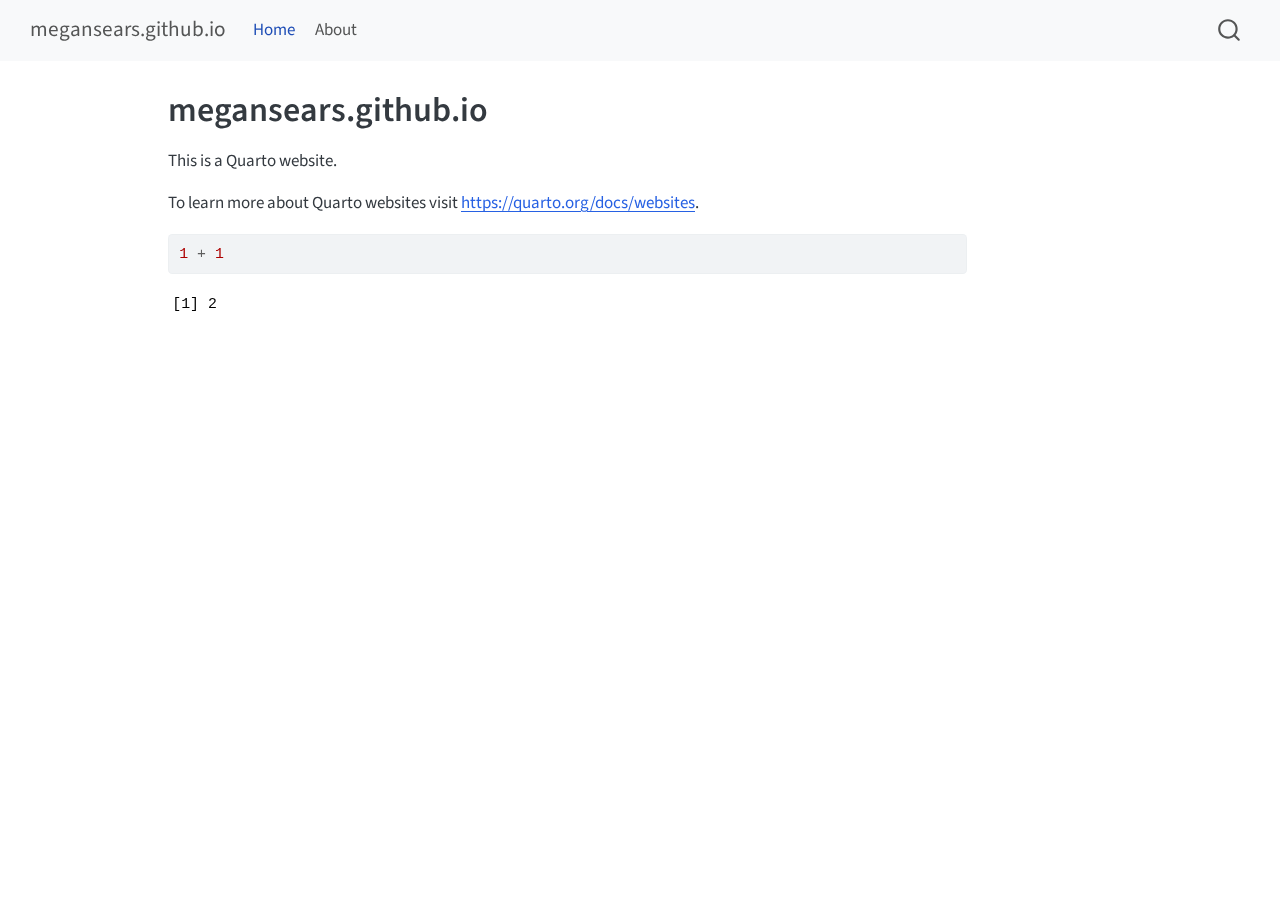
<file: _site/index.html>
<!DOCTYPE html>
<html xmlns="http://www.w3.org/1999/xhtml" lang="en" xml:lang="en"><head>

<meta charset="utf-8">
<meta name="generator" content="quarto-1.5.57">

<meta name="viewport" content="width=device-width, initial-scale=1.0, user-scalable=yes">


<title>megansears.github.io</title>
<style>
code{white-space: pre-wrap;}
span.smallcaps{font-variant: small-caps;}
div.columns{display: flex; gap: min(4vw, 1.5em);}
div.column{flex: auto; overflow-x: auto;}
div.hanging-indent{margin-left: 1.5em; text-indent: -1.5em;}
ul.task-list{list-style: none;}
ul.task-list li input[type="checkbox"] {
  width: 0.8em;
  margin: 0 0.8em 0.2em -1em; /* quarto-specific, see https://github.com/quarto-dev/quarto-cli/issues/4556 */ 
  vertical-align: middle;
}
/* CSS for syntax highlighting */
pre > code.sourceCode { white-space: pre; position: relative; }
pre > code.sourceCode > span { line-height: 1.25; }
pre > code.sourceCode > span:empty { height: 1.2em; }
.sourceCode { overflow: visible; }
code.sourceCode > span { color: inherit; text-decoration: inherit; }
div.sourceCode { margin: 1em 0; }
pre.sourceCode { margin: 0; }
@media screen {
div.sourceCode { overflow: auto; }
}
@media print {
pre > code.sourceCode { white-space: pre-wrap; }
pre > code.sourceCode > span { display: inline-block; text-indent: -5em; padding-left: 5em; }
}
pre.numberSource code
  { counter-reset: source-line 0; }
pre.numberSource code > span
  { position: relative; left: -4em; counter-increment: source-line; }
pre.numberSource code > span > a:first-child::before
  { content: counter(source-line);
    position: relative; left: -1em; text-align: right; vertical-align: baseline;
    border: none; display: inline-block;
    -webkit-touch-callout: none; -webkit-user-select: none;
    -khtml-user-select: none; -moz-user-select: none;
    -ms-user-select: none; user-select: none;
    padding: 0 4px; width: 4em;
  }
pre.numberSource { margin-left: 3em;  padding-left: 4px; }
div.sourceCode
  {   }
@media screen {
pre > code.sourceCode > span > a:first-child::before { text-decoration: underline; }
}
</style>


<script src="site_libs/quarto-nav/quarto-nav.js"></script>
<script src="site_libs/quarto-nav/headroom.min.js"></script>
<script src="site_libs/clipboard/clipboard.min.js"></script>
<script src="site_libs/quarto-search/autocomplete.umd.js"></script>
<script src="site_libs/quarto-search/fuse.min.js"></script>
<script src="site_libs/quarto-search/quarto-search.js"></script>
<meta name="quarto:offset" content="./">
<script src="site_libs/quarto-html/quarto.js"></script>
<script src="site_libs/quarto-html/popper.min.js"></script>
<script src="site_libs/quarto-html/tippy.umd.min.js"></script>
<script src="site_libs/quarto-html/anchor.min.js"></script>
<link href="site_libs/quarto-html/tippy.css" rel="stylesheet">
<link href="site_libs/quarto-html/quarto-syntax-highlighting.css" rel="stylesheet" id="quarto-text-highlighting-styles">
<script src="site_libs/bootstrap/bootstrap.min.js"></script>
<link href="site_libs/bootstrap/bootstrap-icons.css" rel="stylesheet">
<link href="site_libs/bootstrap/bootstrap.min.css" rel="stylesheet" id="quarto-bootstrap" data-mode="light">
<script id="quarto-search-options" type="application/json">{
  "location": "navbar",
  "copy-button": false,
  "collapse-after": 3,
  "panel-placement": "end",
  "type": "overlay",
  "limit": 50,
  "keyboard-shortcut": [
    "f",
    "/",
    "s"
  ],
  "show-item-context": false,
  "language": {
    "search-no-results-text": "No results",
    "search-matching-documents-text": "matching documents",
    "search-copy-link-title": "Copy link to search",
    "search-hide-matches-text": "Hide additional matches",
    "search-more-match-text": "more match in this document",
    "search-more-matches-text": "more matches in this document",
    "search-clear-button-title": "Clear",
    "search-text-placeholder": "",
    "search-detached-cancel-button-title": "Cancel",
    "search-submit-button-title": "Submit",
    "search-label": "Search"
  }
}</script>


<link rel="stylesheet" href="styles.css">
</head>

<body class="nav-fixed">

<div id="quarto-search-results"></div>
  <header id="quarto-header" class="headroom fixed-top">
    <nav class="navbar navbar-expand-lg " data-bs-theme="dark">
      <div class="navbar-container container-fluid">
      <div class="navbar-brand-container mx-auto">
    <a class="navbar-brand" href="./index.html">
    <span class="navbar-title">megansears.github.io</span>
    </a>
  </div>
            <div id="quarto-search" class="" title="Search"></div>
          <button class="navbar-toggler" type="button" data-bs-toggle="collapse" data-bs-target="#navbarCollapse" aria-controls="navbarCollapse" role="menu" aria-expanded="false" aria-label="Toggle navigation" onclick="if (window.quartoToggleHeadroom) { window.quartoToggleHeadroom(); }">
  <span class="navbar-toggler-icon"></span>
</button>
          <div class="collapse navbar-collapse" id="navbarCollapse">
            <ul class="navbar-nav navbar-nav-scroll me-auto">
  <li class="nav-item">
    <a class="nav-link active" href="./index.html" aria-current="page"> 
<span class="menu-text">Home</span></a>
  </li>  
  <li class="nav-item">
    <a class="nav-link" href="./about.html"> 
<span class="menu-text">About</span></a>
  </li>  
</ul>
          </div> <!-- /navcollapse -->
            <div class="quarto-navbar-tools">
</div>
      </div> <!-- /container-fluid -->
    </nav>
</header>
<!-- content -->
<div id="quarto-content" class="quarto-container page-columns page-rows-contents page-layout-article page-navbar">
<!-- sidebar -->
<!-- margin-sidebar -->
    <div id="quarto-margin-sidebar" class="sidebar margin-sidebar zindex-bottom">
        
    </div>
<!-- main -->
<main class="content" id="quarto-document-content">

<header id="title-block-header" class="quarto-title-block default">
<div class="quarto-title">
<h1 class="title">megansears.github.io</h1>
</div>



<div class="quarto-title-meta">

    
  
    
  </div>
  


</header>


<p>This is a Quarto website.</p>
<p>To learn more about Quarto websites visit <a href="https://quarto.org/docs/websites" class="uri">https://quarto.org/docs/websites</a>.</p>
<div class="cell">
<div class="sourceCode cell-code" id="cb1"><pre class="sourceCode r code-with-copy"><code class="sourceCode r"><span id="cb1-1"><a href="#cb1-1" aria-hidden="true" tabindex="-1"></a><span class="dv">1</span> <span class="sc">+</span> <span class="dv">1</span></span></code><button title="Copy to Clipboard" class="code-copy-button"><i class="bi"></i></button></pre></div>
<div class="cell-output cell-output-stdout">
<pre><code>[1] 2</code></pre>
</div>
</div>



</main> <!-- /main -->
<script id="quarto-html-after-body" type="application/javascript">
window.document.addEventListener("DOMContentLoaded", function (event) {
  const toggleBodyColorMode = (bsSheetEl) => {
    const mode = bsSheetEl.getAttribute("data-mode");
    const bodyEl = window.document.querySelector("body");
    if (mode === "dark") {
      bodyEl.classList.add("quarto-dark");
      bodyEl.classList.remove("quarto-light");
    } else {
      bodyEl.classList.add("quarto-light");
      bodyEl.classList.remove("quarto-dark");
    }
  }
  const toggleBodyColorPrimary = () => {
    const bsSheetEl = window.document.querySelector("link#quarto-bootstrap");
    if (bsSheetEl) {
      toggleBodyColorMode(bsSheetEl);
    }
  }
  toggleBodyColorPrimary();  
  const icon = "";
  const anchorJS = new window.AnchorJS();
  anchorJS.options = {
    placement: 'right',
    icon: icon
  };
  anchorJS.add('.anchored');
  const isCodeAnnotation = (el) => {
    for (const clz of el.classList) {
      if (clz.startsWith('code-annotation-')) {                     
        return true;
      }
    }
    return false;
  }
  const onCopySuccess = function(e) {
    // button target
    const button = e.trigger;
    // don't keep focus
    button.blur();
    // flash "checked"
    button.classList.add('code-copy-button-checked');
    var currentTitle = button.getAttribute("title");
    button.setAttribute("title", "Copied!");
    let tooltip;
    if (window.bootstrap) {
      button.setAttribute("data-bs-toggle", "tooltip");
      button.setAttribute("data-bs-placement", "left");
      button.setAttribute("data-bs-title", "Copied!");
      tooltip = new bootstrap.Tooltip(button, 
        { trigger: "manual", 
          customClass: "code-copy-button-tooltip",
          offset: [0, -8]});
      tooltip.show();    
    }
    setTimeout(function() {
      if (tooltip) {
        tooltip.hide();
        button.removeAttribute("data-bs-title");
        button.removeAttribute("data-bs-toggle");
        button.removeAttribute("data-bs-placement");
      }
      button.setAttribute("title", currentTitle);
      button.classList.remove('code-copy-button-checked');
    }, 1000);
    // clear code selection
    e.clearSelection();
  }
  const getTextToCopy = function(trigger) {
      const codeEl = trigger.previousElementSibling.cloneNode(true);
      for (const childEl of codeEl.children) {
        if (isCodeAnnotation(childEl)) {
          childEl.remove();
        }
      }
      return codeEl.innerText;
  }
  const clipboard = new window.ClipboardJS('.code-copy-button:not([data-in-quarto-modal])', {
    text: getTextToCopy
  });
  clipboard.on('success', onCopySuccess);
  if (window.document.getElementById('quarto-embedded-source-code-modal')) {
    // For code content inside modals, clipBoardJS needs to be initialized with a container option
    // TODO: Check when it could be a function (https://github.com/zenorocha/clipboard.js/issues/860)
    const clipboardModal = new window.ClipboardJS('.code-copy-button[data-in-quarto-modal]', {
      text: getTextToCopy,
      container: window.document.getElementById('quarto-embedded-source-code-modal')
    });
    clipboardModal.on('success', onCopySuccess);
  }
    var localhostRegex = new RegExp(/^(?:http|https):\/\/localhost\:?[0-9]*\//);
    var mailtoRegex = new RegExp(/^mailto:/);
      var filterRegex = new RegExp('/' + window.location.host + '/');
    var isInternal = (href) => {
        return filterRegex.test(href) || localhostRegex.test(href) || mailtoRegex.test(href);
    }
    // Inspect non-navigation links and adorn them if external
 	var links = window.document.querySelectorAll('a[href]:not(.nav-link):not(.navbar-brand):not(.toc-action):not(.sidebar-link):not(.sidebar-item-toggle):not(.pagination-link):not(.no-external):not([aria-hidden]):not(.dropdown-item):not(.quarto-navigation-tool):not(.about-link)');
    for (var i=0; i<links.length; i++) {
      const link = links[i];
      if (!isInternal(link.href)) {
        // undo the damage that might have been done by quarto-nav.js in the case of
        // links that we want to consider external
        if (link.dataset.originalHref !== undefined) {
          link.href = link.dataset.originalHref;
        }
      }
    }
  function tippyHover(el, contentFn, onTriggerFn, onUntriggerFn) {
    const config = {
      allowHTML: true,
      maxWidth: 500,
      delay: 100,
      arrow: false,
      appendTo: function(el) {
          return el.parentElement;
      },
      interactive: true,
      interactiveBorder: 10,
      theme: 'quarto',
      placement: 'bottom-start',
    };
    if (contentFn) {
      config.content = contentFn;
    }
    if (onTriggerFn) {
      config.onTrigger = onTriggerFn;
    }
    if (onUntriggerFn) {
      config.onUntrigger = onUntriggerFn;
    }
    window.tippy(el, config); 
  }
  const noterefs = window.document.querySelectorAll('a[role="doc-noteref"]');
  for (var i=0; i<noterefs.length; i++) {
    const ref = noterefs[i];
    tippyHover(ref, function() {
      // use id or data attribute instead here
      let href = ref.getAttribute('data-footnote-href') || ref.getAttribute('href');
      try { href = new URL(href).hash; } catch {}
      const id = href.replace(/^#\/?/, "");
      const note = window.document.getElementById(id);
      if (note) {
        return note.innerHTML;
      } else {
        return "";
      }
    });
  }
  const xrefs = window.document.querySelectorAll('a.quarto-xref');
  const processXRef = (id, note) => {
    // Strip column container classes
    const stripColumnClz = (el) => {
      el.classList.remove("page-full", "page-columns");
      if (el.children) {
        for (const child of el.children) {
          stripColumnClz(child);
        }
      }
    }
    stripColumnClz(note)
    if (id === null || id.startsWith('sec-')) {
      // Special case sections, only their first couple elements
      const container = document.createElement("div");
      if (note.children && note.children.length > 2) {
        container.appendChild(note.children[0].cloneNode(true));
        for (let i = 1; i < note.children.length; i++) {
          const child = note.children[i];
          if (child.tagName === "P" && child.innerText === "") {
            continue;
          } else {
            container.appendChild(child.cloneNode(true));
            break;
          }
        }
        if (window.Quarto?.typesetMath) {
          window.Quarto.typesetMath(container);
        }
        return container.innerHTML
      } else {
        if (window.Quarto?.typesetMath) {
          window.Quarto.typesetMath(note);
        }
        return note.innerHTML;
      }
    } else {
      // Remove any anchor links if they are present
      const anchorLink = note.querySelector('a.anchorjs-link');
      if (anchorLink) {
        anchorLink.remove();
      }
      if (window.Quarto?.typesetMath) {
        window.Quarto.typesetMath(note);
      }
      // TODO in 1.5, we should make sure this works without a callout special case
      if (note.classList.contains("callout")) {
        return note.outerHTML;
      } else {
        return note.innerHTML;
      }
    }
  }
  for (var i=0; i<xrefs.length; i++) {
    const xref = xrefs[i];
    tippyHover(xref, undefined, function(instance) {
      instance.disable();
      let url = xref.getAttribute('href');
      let hash = undefined; 
      if (url.startsWith('#')) {
        hash = url;
      } else {
        try { hash = new URL(url).hash; } catch {}
      }
      if (hash) {
        const id = hash.replace(/^#\/?/, "");
        const note = window.document.getElementById(id);
        if (note !== null) {
          try {
            const html = processXRef(id, note.cloneNode(true));
            instance.setContent(html);
          } finally {
            instance.enable();
            instance.show();
          }
        } else {
          // See if we can fetch this
          fetch(url.split('#')[0])
          .then(res => res.text())
          .then(html => {
            const parser = new DOMParser();
            const htmlDoc = parser.parseFromString(html, "text/html");
            const note = htmlDoc.getElementById(id);
            if (note !== null) {
              const html = processXRef(id, note);
              instance.setContent(html);
            } 
          }).finally(() => {
            instance.enable();
            instance.show();
          });
        }
      } else {
        // See if we can fetch a full url (with no hash to target)
        // This is a special case and we should probably do some content thinning / targeting
        fetch(url)
        .then(res => res.text())
        .then(html => {
          const parser = new DOMParser();
          const htmlDoc = parser.parseFromString(html, "text/html");
          const note = htmlDoc.querySelector('main.content');
          if (note !== null) {
            // This should only happen for chapter cross references
            // (since there is no id in the URL)
            // remove the first header
            if (note.children.length > 0 && note.children[0].tagName === "HEADER") {
              note.children[0].remove();
            }
            const html = processXRef(null, note);
            instance.setContent(html);
          } 
        }).finally(() => {
          instance.enable();
          instance.show();
        });
      }
    }, function(instance) {
    });
  }
      let selectedAnnoteEl;
      const selectorForAnnotation = ( cell, annotation) => {
        let cellAttr = 'data-code-cell="' + cell + '"';
        let lineAttr = 'data-code-annotation="' +  annotation + '"';
        const selector = 'span[' + cellAttr + '][' + lineAttr + ']';
        return selector;
      }
      const selectCodeLines = (annoteEl) => {
        const doc = window.document;
        const targetCell = annoteEl.getAttribute("data-target-cell");
        const targetAnnotation = annoteEl.getAttribute("data-target-annotation");
        const annoteSpan = window.document.querySelector(selectorForAnnotation(targetCell, targetAnnotation));
        const lines = annoteSpan.getAttribute("data-code-lines").split(",");
        const lineIds = lines.map((line) => {
          return targetCell + "-" + line;
        })
        let top = null;
        let height = null;
        let parent = null;
        if (lineIds.length > 0) {
            //compute the position of the single el (top and bottom and make a div)
            const el = window.document.getElementById(lineIds[0]);
            top = el.offsetTop;
            height = el.offsetHeight;
            parent = el.parentElement.parentElement;
          if (lineIds.length > 1) {
            const lastEl = window.document.getElementById(lineIds[lineIds.length - 1]);
            const bottom = lastEl.offsetTop + lastEl.offsetHeight;
            height = bottom - top;
          }
          if (top !== null && height !== null && parent !== null) {
            // cook up a div (if necessary) and position it 
            let div = window.document.getElementById("code-annotation-line-highlight");
            if (div === null) {
              div = window.document.createElement("div");
              div.setAttribute("id", "code-annotation-line-highlight");
              div.style.position = 'absolute';
              parent.appendChild(div);
            }
            div.style.top = top - 2 + "px";
            div.style.height = height + 4 + "px";
            div.style.left = 0;
            let gutterDiv = window.document.getElementById("code-annotation-line-highlight-gutter");
            if (gutterDiv === null) {
              gutterDiv = window.document.createElement("div");
              gutterDiv.setAttribute("id", "code-annotation-line-highlight-gutter");
              gutterDiv.style.position = 'absolute';
              const codeCell = window.document.getElementById(targetCell);
              const gutter = codeCell.querySelector('.code-annotation-gutter');
              gutter.appendChild(gutterDiv);
            }
            gutterDiv.style.top = top - 2 + "px";
            gutterDiv.style.height = height + 4 + "px";
          }
          selectedAnnoteEl = annoteEl;
        }
      };
      const unselectCodeLines = () => {
        const elementsIds = ["code-annotation-line-highlight", "code-annotation-line-highlight-gutter"];
        elementsIds.forEach((elId) => {
          const div = window.document.getElementById(elId);
          if (div) {
            div.remove();
          }
        });
        selectedAnnoteEl = undefined;
      };
        // Handle positioning of the toggle
    window.addEventListener(
      "resize",
      throttle(() => {
        elRect = undefined;
        if (selectedAnnoteEl) {
          selectCodeLines(selectedAnnoteEl);
        }
      }, 10)
    );
    function throttle(fn, ms) {
    let throttle = false;
    let timer;
      return (...args) => {
        if(!throttle) { // first call gets through
            fn.apply(this, args);
            throttle = true;
        } else { // all the others get throttled
            if(timer) clearTimeout(timer); // cancel #2
            timer = setTimeout(() => {
              fn.apply(this, args);
              timer = throttle = false;
            }, ms);
        }
      };
    }
      // Attach click handler to the DT
      const annoteDls = window.document.querySelectorAll('dt[data-target-cell]');
      for (const annoteDlNode of annoteDls) {
        annoteDlNode.addEventListener('click', (event) => {
          const clickedEl = event.target;
          if (clickedEl !== selectedAnnoteEl) {
            unselectCodeLines();
            const activeEl = window.document.querySelector('dt[data-target-cell].code-annotation-active');
            if (activeEl) {
              activeEl.classList.remove('code-annotation-active');
            }
            selectCodeLines(clickedEl);
            clickedEl.classList.add('code-annotation-active');
          } else {
            // Unselect the line
            unselectCodeLines();
            clickedEl.classList.remove('code-annotation-active');
          }
        });
      }
  const findCites = (el) => {
    const parentEl = el.parentElement;
    if (parentEl) {
      const cites = parentEl.dataset.cites;
      if (cites) {
        return {
          el,
          cites: cites.split(' ')
        };
      } else {
        return findCites(el.parentElement)
      }
    } else {
      return undefined;
    }
  };
  var bibliorefs = window.document.querySelectorAll('a[role="doc-biblioref"]');
  for (var i=0; i<bibliorefs.length; i++) {
    const ref = bibliorefs[i];
    const citeInfo = findCites(ref);
    if (citeInfo) {
      tippyHover(citeInfo.el, function() {
        var popup = window.document.createElement('div');
        citeInfo.cites.forEach(function(cite) {
          var citeDiv = window.document.createElement('div');
          citeDiv.classList.add('hanging-indent');
          citeDiv.classList.add('csl-entry');
          var biblioDiv = window.document.getElementById('ref-' + cite);
          if (biblioDiv) {
            citeDiv.innerHTML = biblioDiv.innerHTML;
          }
          popup.appendChild(citeDiv);
        });
        return popup.innerHTML;
      });
    }
  }
});
</script>
</div> <!-- /content -->




</body></html>
</file>
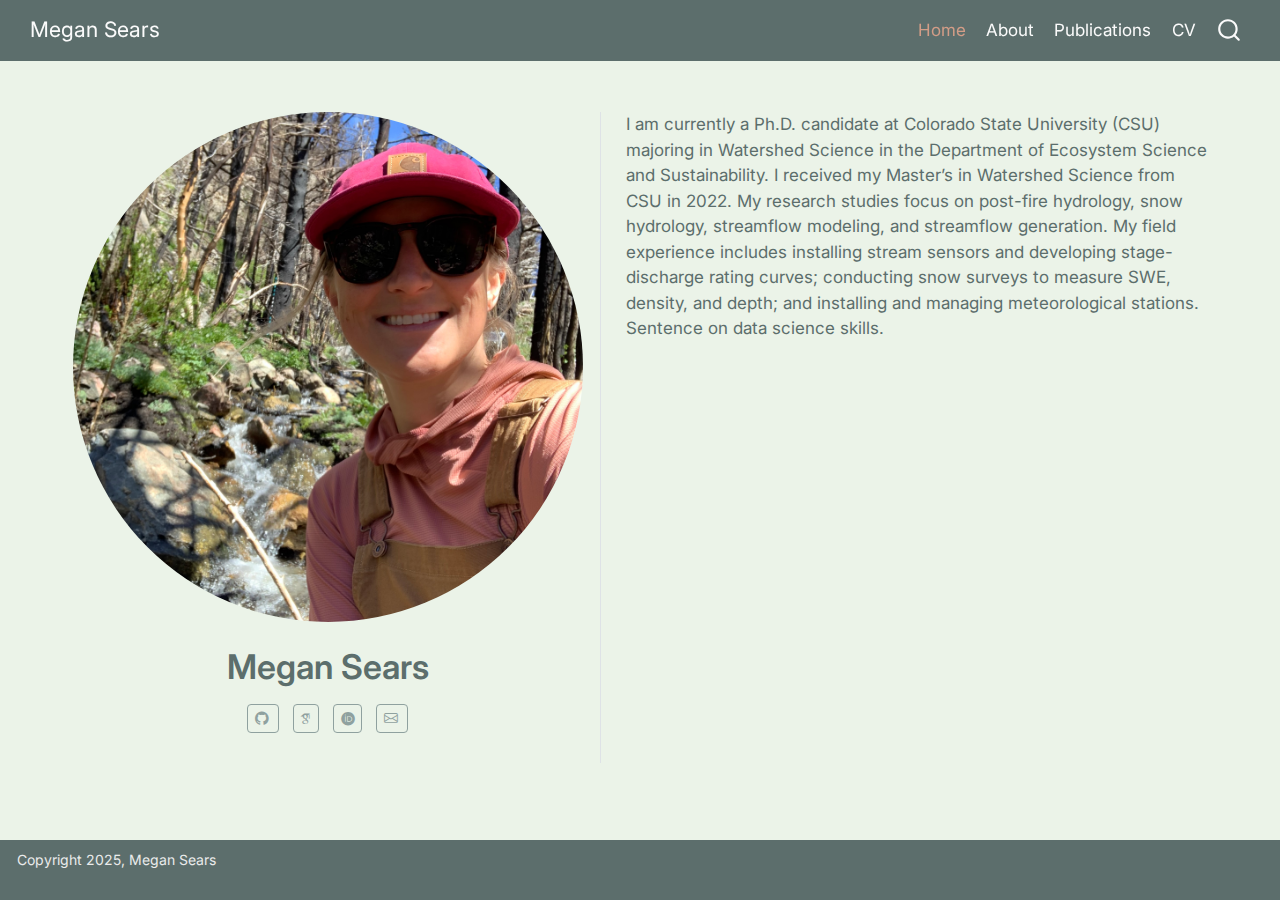
<file: docs/index.html>
<!DOCTYPE html>
<html xmlns="http://www.w3.org/1999/xhtml" lang="en" xml:lang="en"><head>

<meta charset="utf-8">
<meta name="generator" content="quarto-1.5.57">

<meta name="viewport" content="width=device-width, initial-scale=1.0, user-scalable=yes">


<title>Megan Sears</title>
<style>
code{white-space: pre-wrap;}
span.smallcaps{font-variant: small-caps;}
div.columns{display: flex; gap: min(4vw, 1.5em);}
div.column{flex: auto; overflow-x: auto;}
div.hanging-indent{margin-left: 1.5em; text-indent: -1.5em;}
ul.task-list{list-style: none;}
ul.task-list li input[type="checkbox"] {
  width: 0.8em;
  margin: 0 0.8em 0.2em -1em; /* quarto-specific, see https://github.com/quarto-dev/quarto-cli/issues/4556 */ 
  vertical-align: middle;
}
</style>


<script src="site_libs/quarto-nav/quarto-nav.js"></script>
<script src="site_libs/quarto-nav/headroom.min.js"></script>
<script src="site_libs/clipboard/clipboard.min.js"></script>
<script src="site_libs/quarto-search/autocomplete.umd.js"></script>
<script src="site_libs/quarto-search/fuse.min.js"></script>
<script src="site_libs/quarto-search/quarto-search.js"></script>
<meta name="quarto:offset" content="./">
<script src="site_libs/quarto-html/quarto.js"></script>
<script src="site_libs/quarto-html/popper.min.js"></script>
<script src="site_libs/quarto-html/tippy.umd.min.js"></script>
<link href="site_libs/quarto-html/tippy.css" rel="stylesheet">
<link href="site_libs/quarto-html/quarto-syntax-highlighting.css" rel="stylesheet" id="quarto-text-highlighting-styles">
<script src="site_libs/bootstrap/bootstrap.min.js"></script>
<link href="site_libs/bootstrap/bootstrap-icons.css" rel="stylesheet">
<link href="site_libs/bootstrap/bootstrap.min.css" rel="stylesheet" id="quarto-bootstrap" data-mode="light">
<link href="site_libs/quarto-contrib/academicons-1.9.4/all.css" rel="stylesheet">
<link href="site_libs/quarto-contrib/academicons-1.9.4/size.css" rel="stylesheet">
<script id="quarto-search-options" type="application/json">{
  "location": "navbar",
  "copy-button": false,
  "collapse-after": 3,
  "panel-placement": "end",
  "type": "overlay",
  "limit": 50,
  "keyboard-shortcut": [
    "f",
    "/",
    "s"
  ],
  "show-item-context": false,
  "language": {
    "search-no-results-text": "No results",
    "search-matching-documents-text": "matching documents",
    "search-copy-link-title": "Copy link to search",
    "search-hide-matches-text": "Hide additional matches",
    "search-more-match-text": "more match in this document",
    "search-more-matches-text": "more matches in this document",
    "search-clear-button-title": "Clear",
    "search-text-placeholder": "",
    "search-detached-cancel-button-title": "Cancel",
    "search-submit-button-title": "Submit",
    "search-label": "Search"
  }
}</script>


</head>

<body class="nav-fixed">

<div id="quarto-search-results"></div>
  <header id="quarto-header" class="headroom fixed-top">
    <nav class="navbar navbar-expand-lg " data-bs-theme="dark">
      <div class="navbar-container container-fluid">
      <div class="navbar-brand-container mx-auto">
    <a class="navbar-brand" href="./index.html">
    <span class="navbar-title">Megan Sears</span>
    </a>
  </div>
            <div id="quarto-search" class="" title="Search"></div>
          <button class="navbar-toggler" type="button" data-bs-toggle="collapse" data-bs-target="#navbarCollapse" aria-controls="navbarCollapse" role="menu" aria-expanded="false" aria-label="Toggle navigation" onclick="if (window.quartoToggleHeadroom) { window.quartoToggleHeadroom(); }">
  <span class="navbar-toggler-icon"></span>
</button>
          <div class="collapse navbar-collapse" id="navbarCollapse">
            <ul class="navbar-nav navbar-nav-scroll ms-auto">
  <li class="nav-item">
    <a class="nav-link active" href="./index.html" aria-current="page"> 
<span class="menu-text">Home</span></a>
  </li>  
  <li class="nav-item">
    <a class="nav-link" href="./about.html"> 
<span class="menu-text">About</span></a>
  </li>  
  <li class="nav-item">
    <a class="nav-link" href="./publications.html"> 
<span class="menu-text">Publications</span></a>
  </li>  
  <li class="nav-item">
    <a class="nav-link" href="./MeganSears_CV.pdf"> 
<span class="menu-text">CV</span></a>
  </li>  
</ul>
          </div> <!-- /navcollapse -->
            <div class="quarto-navbar-tools">
</div>
      </div> <!-- /container-fluid -->
    </nav>
</header>
<!-- content -->
<div id="quarto-content" class="quarto-container page-columns page-rows-contents page-layout-full page-navbar">
<!-- sidebar -->
<!-- margin-sidebar -->
    
<!-- main -->
<div class="quarto-about-trestles column-page">
  <div class="about-entity">
    <img src="media/headshot.jpg" class="about-image
  round " style="height: 30em; width: 30em;">
<header id="title-block-header" class="quarto-title-block default">
<div class="quarto-title">
<h1 class="title">Megan Sears</h1>
</div>
<div class="quarto-title-meta column-page">
  </div>
</header>
    <div class="about-links">
  <a href="https://github.com/searsmg" class="about-link" rel="" target="">
    <i class="bi bi-github"></i>
     <span class="about-link-text"></span>
  </a>
  <a href="https://scholar.google.com/citations?hl=en&amp;user=p7nBdxsAAAAJ" class="about-link" rel="" target="">
     <span class="about-link-text"><i class="ai  ai-google-scholar" aria-label="google-scholar"></i></span>
  </a>
  <a href="https://orcid.org/0000-0002-0568-3408" class="about-link" rel="" target="">
     <span class="about-link-text"><i class="ai  ai-orcid" aria-label="orcid"></i></span>
  </a>
  <a href="mailto::megan.sears@colostate.edu" class="about-link" rel="" target="">
    <i class="bi bi-envelope"></i>
     <span class="about-link-text"></span>
  </a>
</div>
  </div>
  <div class="about-contents"><main class="content column-page" id="quarto-document-content">
<p>I am currently a Ph.D.&nbsp;candidate at Colorado State University (CSU) majoring in Watershed Science in the Department of Ecosystem Science and Sustainability. I received my Master’s in Watershed Science from CSU in 2022. My research studies focus on post-fire hydrology, snow hydrology, streamflow modeling, and streamflow generation. My field experience includes installing stream sensors and developing stage-discharge rating curves; conducting snow surveys to measure SWE, density, and depth; and installing and managing meteorological stations. Sentence on data science skills.</p>


</main></div>
</div>
 <!-- /main -->
<script id="quarto-html-after-body" type="application/javascript">
window.document.addEventListener("DOMContentLoaded", function (event) {
  const toggleBodyColorMode = (bsSheetEl) => {
    const mode = bsSheetEl.getAttribute("data-mode");
    const bodyEl = window.document.querySelector("body");
    if (mode === "dark") {
      bodyEl.classList.add("quarto-dark");
      bodyEl.classList.remove("quarto-light");
    } else {
      bodyEl.classList.add("quarto-light");
      bodyEl.classList.remove("quarto-dark");
    }
  }
  const toggleBodyColorPrimary = () => {
    const bsSheetEl = window.document.querySelector("link#quarto-bootstrap");
    if (bsSheetEl) {
      toggleBodyColorMode(bsSheetEl);
    }
  }
  toggleBodyColorPrimary();  
  const isCodeAnnotation = (el) => {
    for (const clz of el.classList) {
      if (clz.startsWith('code-annotation-')) {                     
        return true;
      }
    }
    return false;
  }
  const onCopySuccess = function(e) {
    // button target
    const button = e.trigger;
    // don't keep focus
    button.blur();
    // flash "checked"
    button.classList.add('code-copy-button-checked');
    var currentTitle = button.getAttribute("title");
    button.setAttribute("title", "Copied!");
    let tooltip;
    if (window.bootstrap) {
      button.setAttribute("data-bs-toggle", "tooltip");
      button.setAttribute("data-bs-placement", "left");
      button.setAttribute("data-bs-title", "Copied!");
      tooltip = new bootstrap.Tooltip(button, 
        { trigger: "manual", 
          customClass: "code-copy-button-tooltip",
          offset: [0, -8]});
      tooltip.show();    
    }
    setTimeout(function() {
      if (tooltip) {
        tooltip.hide();
        button.removeAttribute("data-bs-title");
        button.removeAttribute("data-bs-toggle");
        button.removeAttribute("data-bs-placement");
      }
      button.setAttribute("title", currentTitle);
      button.classList.remove('code-copy-button-checked');
    }, 1000);
    // clear code selection
    e.clearSelection();
  }
  const getTextToCopy = function(trigger) {
      const codeEl = trigger.previousElementSibling.cloneNode(true);
      for (const childEl of codeEl.children) {
        if (isCodeAnnotation(childEl)) {
          childEl.remove();
        }
      }
      return codeEl.innerText;
  }
  const clipboard = new window.ClipboardJS('.code-copy-button:not([data-in-quarto-modal])', {
    text: getTextToCopy
  });
  clipboard.on('success', onCopySuccess);
  if (window.document.getElementById('quarto-embedded-source-code-modal')) {
    // For code content inside modals, clipBoardJS needs to be initialized with a container option
    // TODO: Check when it could be a function (https://github.com/zenorocha/clipboard.js/issues/860)
    const clipboardModal = new window.ClipboardJS('.code-copy-button[data-in-quarto-modal]', {
      text: getTextToCopy,
      container: window.document.getElementById('quarto-embedded-source-code-modal')
    });
    clipboardModal.on('success', onCopySuccess);
  }
    var localhostRegex = new RegExp(/^(?:http|https):\/\/localhost\:?[0-9]*\//);
    var mailtoRegex = new RegExp(/^mailto:/);
      var filterRegex = new RegExp('/' + window.location.host + '/');
    var isInternal = (href) => {
        return filterRegex.test(href) || localhostRegex.test(href) || mailtoRegex.test(href);
    }
    // Inspect non-navigation links and adorn them if external
 	var links = window.document.querySelectorAll('a[href]:not(.nav-link):not(.navbar-brand):not(.toc-action):not(.sidebar-link):not(.sidebar-item-toggle):not(.pagination-link):not(.no-external):not([aria-hidden]):not(.dropdown-item):not(.quarto-navigation-tool):not(.about-link)');
    for (var i=0; i<links.length; i++) {
      const link = links[i];
      if (!isInternal(link.href)) {
        // undo the damage that might have been done by quarto-nav.js in the case of
        // links that we want to consider external
        if (link.dataset.originalHref !== undefined) {
          link.href = link.dataset.originalHref;
        }
      }
    }
  function tippyHover(el, contentFn, onTriggerFn, onUntriggerFn) {
    const config = {
      allowHTML: true,
      maxWidth: 500,
      delay: 100,
      arrow: false,
      appendTo: function(el) {
          return el.parentElement;
      },
      interactive: true,
      interactiveBorder: 10,
      theme: 'quarto',
      placement: 'bottom-start',
    };
    if (contentFn) {
      config.content = contentFn;
    }
    if (onTriggerFn) {
      config.onTrigger = onTriggerFn;
    }
    if (onUntriggerFn) {
      config.onUntrigger = onUntriggerFn;
    }
    window.tippy(el, config); 
  }
  const noterefs = window.document.querySelectorAll('a[role="doc-noteref"]');
  for (var i=0; i<noterefs.length; i++) {
    const ref = noterefs[i];
    tippyHover(ref, function() {
      // use id or data attribute instead here
      let href = ref.getAttribute('data-footnote-href') || ref.getAttribute('href');
      try { href = new URL(href).hash; } catch {}
      const id = href.replace(/^#\/?/, "");
      const note = window.document.getElementById(id);
      if (note) {
        return note.innerHTML;
      } else {
        return "";
      }
    });
  }
  const xrefs = window.document.querySelectorAll('a.quarto-xref');
  const processXRef = (id, note) => {
    // Strip column container classes
    const stripColumnClz = (el) => {
      el.classList.remove("page-full", "page-columns");
      if (el.children) {
        for (const child of el.children) {
          stripColumnClz(child);
        }
      }
    }
    stripColumnClz(note)
    if (id === null || id.startsWith('sec-')) {
      // Special case sections, only their first couple elements
      const container = document.createElement("div");
      if (note.children && note.children.length > 2) {
        container.appendChild(note.children[0].cloneNode(true));
        for (let i = 1; i < note.children.length; i++) {
          const child = note.children[i];
          if (child.tagName === "P" && child.innerText === "") {
            continue;
          } else {
            container.appendChild(child.cloneNode(true));
            break;
          }
        }
        if (window.Quarto?.typesetMath) {
          window.Quarto.typesetMath(container);
        }
        return container.innerHTML
      } else {
        if (window.Quarto?.typesetMath) {
          window.Quarto.typesetMath(note);
        }
        return note.innerHTML;
      }
    } else {
      // Remove any anchor links if they are present
      const anchorLink = note.querySelector('a.anchorjs-link');
      if (anchorLink) {
        anchorLink.remove();
      }
      if (window.Quarto?.typesetMath) {
        window.Quarto.typesetMath(note);
      }
      // TODO in 1.5, we should make sure this works without a callout special case
      if (note.classList.contains("callout")) {
        return note.outerHTML;
      } else {
        return note.innerHTML;
      }
    }
  }
  for (var i=0; i<xrefs.length; i++) {
    const xref = xrefs[i];
    tippyHover(xref, undefined, function(instance) {
      instance.disable();
      let url = xref.getAttribute('href');
      let hash = undefined; 
      if (url.startsWith('#')) {
        hash = url;
      } else {
        try { hash = new URL(url).hash; } catch {}
      }
      if (hash) {
        const id = hash.replace(/^#\/?/, "");
        const note = window.document.getElementById(id);
        if (note !== null) {
          try {
            const html = processXRef(id, note.cloneNode(true));
            instance.setContent(html);
          } finally {
            instance.enable();
            instance.show();
          }
        } else {
          // See if we can fetch this
          fetch(url.split('#')[0])
          .then(res => res.text())
          .then(html => {
            const parser = new DOMParser();
            const htmlDoc = parser.parseFromString(html, "text/html");
            const note = htmlDoc.getElementById(id);
            if (note !== null) {
              const html = processXRef(id, note);
              instance.setContent(html);
            } 
          }).finally(() => {
            instance.enable();
            instance.show();
          });
        }
      } else {
        // See if we can fetch a full url (with no hash to target)
        // This is a special case and we should probably do some content thinning / targeting
        fetch(url)
        .then(res => res.text())
        .then(html => {
          const parser = new DOMParser();
          const htmlDoc = parser.parseFromString(html, "text/html");
          const note = htmlDoc.querySelector('main.content');
          if (note !== null) {
            // This should only happen for chapter cross references
            // (since there is no id in the URL)
            // remove the first header
            if (note.children.length > 0 && note.children[0].tagName === "HEADER") {
              note.children[0].remove();
            }
            const html = processXRef(null, note);
            instance.setContent(html);
          } 
        }).finally(() => {
          instance.enable();
          instance.show();
        });
      }
    }, function(instance) {
    });
  }
      let selectedAnnoteEl;
      const selectorForAnnotation = ( cell, annotation) => {
        let cellAttr = 'data-code-cell="' + cell + '"';
        let lineAttr = 'data-code-annotation="' +  annotation + '"';
        const selector = 'span[' + cellAttr + '][' + lineAttr + ']';
        return selector;
      }
      const selectCodeLines = (annoteEl) => {
        const doc = window.document;
        const targetCell = annoteEl.getAttribute("data-target-cell");
        const targetAnnotation = annoteEl.getAttribute("data-target-annotation");
        const annoteSpan = window.document.querySelector(selectorForAnnotation(targetCell, targetAnnotation));
        const lines = annoteSpan.getAttribute("data-code-lines").split(",");
        const lineIds = lines.map((line) => {
          return targetCell + "-" + line;
        })
        let top = null;
        let height = null;
        let parent = null;
        if (lineIds.length > 0) {
            //compute the position of the single el (top and bottom and make a div)
            const el = window.document.getElementById(lineIds[0]);
            top = el.offsetTop;
            height = el.offsetHeight;
            parent = el.parentElement.parentElement;
          if (lineIds.length > 1) {
            const lastEl = window.document.getElementById(lineIds[lineIds.length - 1]);
            const bottom = lastEl.offsetTop + lastEl.offsetHeight;
            height = bottom - top;
          }
          if (top !== null && height !== null && parent !== null) {
            // cook up a div (if necessary) and position it 
            let div = window.document.getElementById("code-annotation-line-highlight");
            if (div === null) {
              div = window.document.createElement("div");
              div.setAttribute("id", "code-annotation-line-highlight");
              div.style.position = 'absolute';
              parent.appendChild(div);
            }
            div.style.top = top - 2 + "px";
            div.style.height = height + 4 + "px";
            div.style.left = 0;
            let gutterDiv = window.document.getElementById("code-annotation-line-highlight-gutter");
            if (gutterDiv === null) {
              gutterDiv = window.document.createElement("div");
              gutterDiv.setAttribute("id", "code-annotation-line-highlight-gutter");
              gutterDiv.style.position = 'absolute';
              const codeCell = window.document.getElementById(targetCell);
              const gutter = codeCell.querySelector('.code-annotation-gutter');
              gutter.appendChild(gutterDiv);
            }
            gutterDiv.style.top = top - 2 + "px";
            gutterDiv.style.height = height + 4 + "px";
          }
          selectedAnnoteEl = annoteEl;
        }
      };
      const unselectCodeLines = () => {
        const elementsIds = ["code-annotation-line-highlight", "code-annotation-line-highlight-gutter"];
        elementsIds.forEach((elId) => {
          const div = window.document.getElementById(elId);
          if (div) {
            div.remove();
          }
        });
        selectedAnnoteEl = undefined;
      };
        // Handle positioning of the toggle
    window.addEventListener(
      "resize",
      throttle(() => {
        elRect = undefined;
        if (selectedAnnoteEl) {
          selectCodeLines(selectedAnnoteEl);
        }
      }, 10)
    );
    function throttle(fn, ms) {
    let throttle = false;
    let timer;
      return (...args) => {
        if(!throttle) { // first call gets through
            fn.apply(this, args);
            throttle = true;
        } else { // all the others get throttled
            if(timer) clearTimeout(timer); // cancel #2
            timer = setTimeout(() => {
              fn.apply(this, args);
              timer = throttle = false;
            }, ms);
        }
      };
    }
      // Attach click handler to the DT
      const annoteDls = window.document.querySelectorAll('dt[data-target-cell]');
      for (const annoteDlNode of annoteDls) {
        annoteDlNode.addEventListener('click', (event) => {
          const clickedEl = event.target;
          if (clickedEl !== selectedAnnoteEl) {
            unselectCodeLines();
            const activeEl = window.document.querySelector('dt[data-target-cell].code-annotation-active');
            if (activeEl) {
              activeEl.classList.remove('code-annotation-active');
            }
            selectCodeLines(clickedEl);
            clickedEl.classList.add('code-annotation-active');
          } else {
            // Unselect the line
            unselectCodeLines();
            clickedEl.classList.remove('code-annotation-active');
          }
        });
      }
  const findCites = (el) => {
    const parentEl = el.parentElement;
    if (parentEl) {
      const cites = parentEl.dataset.cites;
      if (cites) {
        return {
          el,
          cites: cites.split(' ')
        };
      } else {
        return findCites(el.parentElement)
      }
    } else {
      return undefined;
    }
  };
  var bibliorefs = window.document.querySelectorAll('a[role="doc-biblioref"]');
  for (var i=0; i<bibliorefs.length; i++) {
    const ref = bibliorefs[i];
    const citeInfo = findCites(ref);
    if (citeInfo) {
      tippyHover(citeInfo.el, function() {
        var popup = window.document.createElement('div');
        citeInfo.cites.forEach(function(cite) {
          var citeDiv = window.document.createElement('div');
          citeDiv.classList.add('hanging-indent');
          citeDiv.classList.add('csl-entry');
          var biblioDiv = window.document.getElementById('ref-' + cite);
          if (biblioDiv) {
            citeDiv.innerHTML = biblioDiv.innerHTML;
          }
          popup.appendChild(citeDiv);
        });
        return popup.innerHTML;
      });
    }
  }
});
</script>
</div> <!-- /content -->
<footer class="footer">
  <div class="nav-footer">
    <div class="nav-footer-left">
<p>Copyright 2025, Megan Sears</p>
</div>   
    <div class="nav-footer-center">
      &nbsp;
    </div>
    <div class="nav-footer-right">
      &nbsp;
    </div>
  </div>
</footer>




</body></html>
</file>
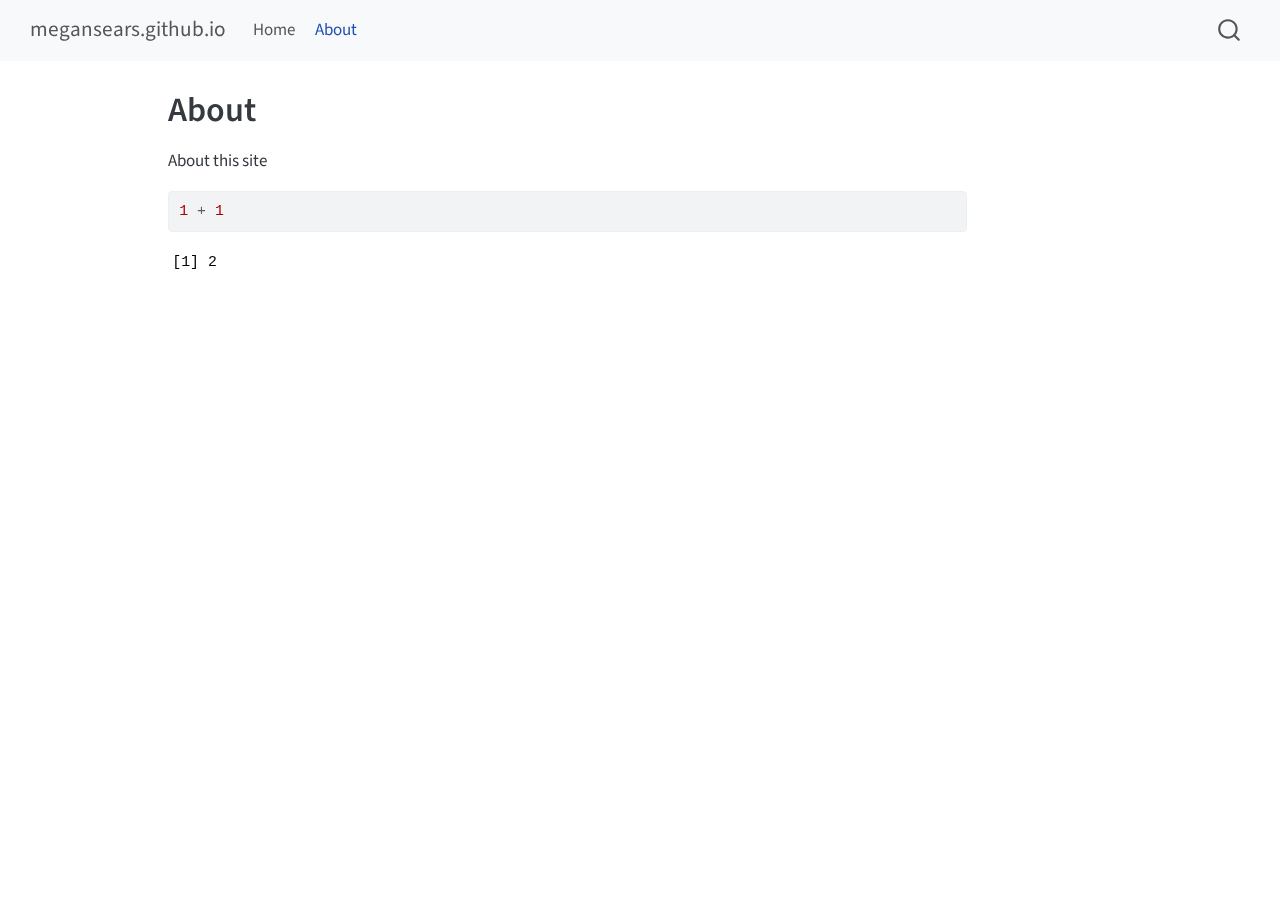
<file: _site/about.html>
<!DOCTYPE html>
<html xmlns="http://www.w3.org/1999/xhtml" lang="en" xml:lang="en"><head>

<meta charset="utf-8">
<meta name="generator" content="quarto-1.5.57">

<meta name="viewport" content="width=device-width, initial-scale=1.0, user-scalable=yes">


<title>About – megansears.github.io</title>
<style>
code{white-space: pre-wrap;}
span.smallcaps{font-variant: small-caps;}
div.columns{display: flex; gap: min(4vw, 1.5em);}
div.column{flex: auto; overflow-x: auto;}
div.hanging-indent{margin-left: 1.5em; text-indent: -1.5em;}
ul.task-list{list-style: none;}
ul.task-list li input[type="checkbox"] {
  width: 0.8em;
  margin: 0 0.8em 0.2em -1em; /* quarto-specific, see https://github.com/quarto-dev/quarto-cli/issues/4556 */ 
  vertical-align: middle;
}
/* CSS for syntax highlighting */
pre > code.sourceCode { white-space: pre; position: relative; }
pre > code.sourceCode > span { line-height: 1.25; }
pre > code.sourceCode > span:empty { height: 1.2em; }
.sourceCode { overflow: visible; }
code.sourceCode > span { color: inherit; text-decoration: inherit; }
div.sourceCode { margin: 1em 0; }
pre.sourceCode { margin: 0; }
@media screen {
div.sourceCode { overflow: auto; }
}
@media print {
pre > code.sourceCode { white-space: pre-wrap; }
pre > code.sourceCode > span { display: inline-block; text-indent: -5em; padding-left: 5em; }
}
pre.numberSource code
  { counter-reset: source-line 0; }
pre.numberSource code > span
  { position: relative; left: -4em; counter-increment: source-line; }
pre.numberSource code > span > a:first-child::before
  { content: counter(source-line);
    position: relative; left: -1em; text-align: right; vertical-align: baseline;
    border: none; display: inline-block;
    -webkit-touch-callout: none; -webkit-user-select: none;
    -khtml-user-select: none; -moz-user-select: none;
    -ms-user-select: none; user-select: none;
    padding: 0 4px; width: 4em;
  }
pre.numberSource { margin-left: 3em;  padding-left: 4px; }
div.sourceCode
  {   }
@media screen {
pre > code.sourceCode > span > a:first-child::before { text-decoration: underline; }
}
</style>


<script src="site_libs/quarto-nav/quarto-nav.js"></script>
<script src="site_libs/quarto-nav/headroom.min.js"></script>
<script src="site_libs/clipboard/clipboard.min.js"></script>
<script src="site_libs/quarto-search/autocomplete.umd.js"></script>
<script src="site_libs/quarto-search/fuse.min.js"></script>
<script src="site_libs/quarto-search/quarto-search.js"></script>
<meta name="quarto:offset" content="./">
<script src="site_libs/quarto-html/quarto.js"></script>
<script src="site_libs/quarto-html/popper.min.js"></script>
<script src="site_libs/quarto-html/tippy.umd.min.js"></script>
<script src="site_libs/quarto-html/anchor.min.js"></script>
<link href="site_libs/quarto-html/tippy.css" rel="stylesheet">
<link href="site_libs/quarto-html/quarto-syntax-highlighting.css" rel="stylesheet" id="quarto-text-highlighting-styles">
<script src="site_libs/bootstrap/bootstrap.min.js"></script>
<link href="site_libs/bootstrap/bootstrap-icons.css" rel="stylesheet">
<link href="site_libs/bootstrap/bootstrap.min.css" rel="stylesheet" id="quarto-bootstrap" data-mode="light">
<script id="quarto-search-options" type="application/json">{
  "location": "navbar",
  "copy-button": false,
  "collapse-after": 3,
  "panel-placement": "end",
  "type": "overlay",
  "limit": 50,
  "keyboard-shortcut": [
    "f",
    "/",
    "s"
  ],
  "show-item-context": false,
  "language": {
    "search-no-results-text": "No results",
    "search-matching-documents-text": "matching documents",
    "search-copy-link-title": "Copy link to search",
    "search-hide-matches-text": "Hide additional matches",
    "search-more-match-text": "more match in this document",
    "search-more-matches-text": "more matches in this document",
    "search-clear-button-title": "Clear",
    "search-text-placeholder": "",
    "search-detached-cancel-button-title": "Cancel",
    "search-submit-button-title": "Submit",
    "search-label": "Search"
  }
}</script>


<link rel="stylesheet" href="styles.css">
</head>

<body class="nav-fixed">

<div id="quarto-search-results"></div>
  <header id="quarto-header" class="headroom fixed-top">
    <nav class="navbar navbar-expand-lg " data-bs-theme="dark">
      <div class="navbar-container container-fluid">
      <div class="navbar-brand-container mx-auto">
    <a class="navbar-brand" href="./index.html">
    <span class="navbar-title">megansears.github.io</span>
    </a>
  </div>
            <div id="quarto-search" class="" title="Search"></div>
          <button class="navbar-toggler" type="button" data-bs-toggle="collapse" data-bs-target="#navbarCollapse" aria-controls="navbarCollapse" role="menu" aria-expanded="false" aria-label="Toggle navigation" onclick="if (window.quartoToggleHeadroom) { window.quartoToggleHeadroom(); }">
  <span class="navbar-toggler-icon"></span>
</button>
          <div class="collapse navbar-collapse" id="navbarCollapse">
            <ul class="navbar-nav navbar-nav-scroll me-auto">
  <li class="nav-item">
    <a class="nav-link" href="./index.html"> 
<span class="menu-text">Home</span></a>
  </li>  
  <li class="nav-item">
    <a class="nav-link active" href="./about.html" aria-current="page"> 
<span class="menu-text">About</span></a>
  </li>  
</ul>
          </div> <!-- /navcollapse -->
            <div class="quarto-navbar-tools">
</div>
      </div> <!-- /container-fluid -->
    </nav>
</header>
<!-- content -->
<div id="quarto-content" class="quarto-container page-columns page-rows-contents page-layout-article page-navbar">
<!-- sidebar -->
<!-- margin-sidebar -->
    <div id="quarto-margin-sidebar" class="sidebar margin-sidebar zindex-bottom">
        
    </div>
<!-- main -->
<main class="content" id="quarto-document-content">

<header id="title-block-header" class="quarto-title-block default">
<div class="quarto-title">
<h1 class="title">About</h1>
</div>



<div class="quarto-title-meta">

    
  
    
  </div>
  


</header>


<p>About this site</p>
<div class="cell">
<div class="sourceCode cell-code" id="cb1"><pre class="sourceCode r code-with-copy"><code class="sourceCode r"><span id="cb1-1"><a href="#cb1-1" aria-hidden="true" tabindex="-1"></a><span class="dv">1</span> <span class="sc">+</span> <span class="dv">1</span></span></code><button title="Copy to Clipboard" class="code-copy-button"><i class="bi"></i></button></pre></div>
<div class="cell-output cell-output-stdout">
<pre><code>[1] 2</code></pre>
</div>
</div>



</main> <!-- /main -->
<script id="quarto-html-after-body" type="application/javascript">
window.document.addEventListener("DOMContentLoaded", function (event) {
  const toggleBodyColorMode = (bsSheetEl) => {
    const mode = bsSheetEl.getAttribute("data-mode");
    const bodyEl = window.document.querySelector("body");
    if (mode === "dark") {
      bodyEl.classList.add("quarto-dark");
      bodyEl.classList.remove("quarto-light");
    } else {
      bodyEl.classList.add("quarto-light");
      bodyEl.classList.remove("quarto-dark");
    }
  }
  const toggleBodyColorPrimary = () => {
    const bsSheetEl = window.document.querySelector("link#quarto-bootstrap");
    if (bsSheetEl) {
      toggleBodyColorMode(bsSheetEl);
    }
  }
  toggleBodyColorPrimary();  
  const icon = "";
  const anchorJS = new window.AnchorJS();
  anchorJS.options = {
    placement: 'right',
    icon: icon
  };
  anchorJS.add('.anchored');
  const isCodeAnnotation = (el) => {
    for (const clz of el.classList) {
      if (clz.startsWith('code-annotation-')) {                     
        return true;
      }
    }
    return false;
  }
  const onCopySuccess = function(e) {
    // button target
    const button = e.trigger;
    // don't keep focus
    button.blur();
    // flash "checked"
    button.classList.add('code-copy-button-checked');
    var currentTitle = button.getAttribute("title");
    button.setAttribute("title", "Copied!");
    let tooltip;
    if (window.bootstrap) {
      button.setAttribute("data-bs-toggle", "tooltip");
      button.setAttribute("data-bs-placement", "left");
      button.setAttribute("data-bs-title", "Copied!");
      tooltip = new bootstrap.Tooltip(button, 
        { trigger: "manual", 
          customClass: "code-copy-button-tooltip",
          offset: [0, -8]});
      tooltip.show();    
    }
    setTimeout(function() {
      if (tooltip) {
        tooltip.hide();
        button.removeAttribute("data-bs-title");
        button.removeAttribute("data-bs-toggle");
        button.removeAttribute("data-bs-placement");
      }
      button.setAttribute("title", currentTitle);
      button.classList.remove('code-copy-button-checked');
    }, 1000);
    // clear code selection
    e.clearSelection();
  }
  const getTextToCopy = function(trigger) {
      const codeEl = trigger.previousElementSibling.cloneNode(true);
      for (const childEl of codeEl.children) {
        if (isCodeAnnotation(childEl)) {
          childEl.remove();
        }
      }
      return codeEl.innerText;
  }
  const clipboard = new window.ClipboardJS('.code-copy-button:not([data-in-quarto-modal])', {
    text: getTextToCopy
  });
  clipboard.on('success', onCopySuccess);
  if (window.document.getElementById('quarto-embedded-source-code-modal')) {
    // For code content inside modals, clipBoardJS needs to be initialized with a container option
    // TODO: Check when it could be a function (https://github.com/zenorocha/clipboard.js/issues/860)
    const clipboardModal = new window.ClipboardJS('.code-copy-button[data-in-quarto-modal]', {
      text: getTextToCopy,
      container: window.document.getElementById('quarto-embedded-source-code-modal')
    });
    clipboardModal.on('success', onCopySuccess);
  }
    var localhostRegex = new RegExp(/^(?:http|https):\/\/localhost\:?[0-9]*\//);
    var mailtoRegex = new RegExp(/^mailto:/);
      var filterRegex = new RegExp('/' + window.location.host + '/');
    var isInternal = (href) => {
        return filterRegex.test(href) || localhostRegex.test(href) || mailtoRegex.test(href);
    }
    // Inspect non-navigation links and adorn them if external
 	var links = window.document.querySelectorAll('a[href]:not(.nav-link):not(.navbar-brand):not(.toc-action):not(.sidebar-link):not(.sidebar-item-toggle):not(.pagination-link):not(.no-external):not([aria-hidden]):not(.dropdown-item):not(.quarto-navigation-tool):not(.about-link)');
    for (var i=0; i<links.length; i++) {
      const link = links[i];
      if (!isInternal(link.href)) {
        // undo the damage that might have been done by quarto-nav.js in the case of
        // links that we want to consider external
        if (link.dataset.originalHref !== undefined) {
          link.href = link.dataset.originalHref;
        }
      }
    }
  function tippyHover(el, contentFn, onTriggerFn, onUntriggerFn) {
    const config = {
      allowHTML: true,
      maxWidth: 500,
      delay: 100,
      arrow: false,
      appendTo: function(el) {
          return el.parentElement;
      },
      interactive: true,
      interactiveBorder: 10,
      theme: 'quarto',
      placement: 'bottom-start',
    };
    if (contentFn) {
      config.content = contentFn;
    }
    if (onTriggerFn) {
      config.onTrigger = onTriggerFn;
    }
    if (onUntriggerFn) {
      config.onUntrigger = onUntriggerFn;
    }
    window.tippy(el, config); 
  }
  const noterefs = window.document.querySelectorAll('a[role="doc-noteref"]');
  for (var i=0; i<noterefs.length; i++) {
    const ref = noterefs[i];
    tippyHover(ref, function() {
      // use id or data attribute instead here
      let href = ref.getAttribute('data-footnote-href') || ref.getAttribute('href');
      try { href = new URL(href).hash; } catch {}
      const id = href.replace(/^#\/?/, "");
      const note = window.document.getElementById(id);
      if (note) {
        return note.innerHTML;
      } else {
        return "";
      }
    });
  }
  const xrefs = window.document.querySelectorAll('a.quarto-xref');
  const processXRef = (id, note) => {
    // Strip column container classes
    const stripColumnClz = (el) => {
      el.classList.remove("page-full", "page-columns");
      if (el.children) {
        for (const child of el.children) {
          stripColumnClz(child);
        }
      }
    }
    stripColumnClz(note)
    if (id === null || id.startsWith('sec-')) {
      // Special case sections, only their first couple elements
      const container = document.createElement("div");
      if (note.children && note.children.length > 2) {
        container.appendChild(note.children[0].cloneNode(true));
        for (let i = 1; i < note.children.length; i++) {
          const child = note.children[i];
          if (child.tagName === "P" && child.innerText === "") {
            continue;
          } else {
            container.appendChild(child.cloneNode(true));
            break;
          }
        }
        if (window.Quarto?.typesetMath) {
          window.Quarto.typesetMath(container);
        }
        return container.innerHTML
      } else {
        if (window.Quarto?.typesetMath) {
          window.Quarto.typesetMath(note);
        }
        return note.innerHTML;
      }
    } else {
      // Remove any anchor links if they are present
      const anchorLink = note.querySelector('a.anchorjs-link');
      if (anchorLink) {
        anchorLink.remove();
      }
      if (window.Quarto?.typesetMath) {
        window.Quarto.typesetMath(note);
      }
      // TODO in 1.5, we should make sure this works without a callout special case
      if (note.classList.contains("callout")) {
        return note.outerHTML;
      } else {
        return note.innerHTML;
      }
    }
  }
  for (var i=0; i<xrefs.length; i++) {
    const xref = xrefs[i];
    tippyHover(xref, undefined, function(instance) {
      instance.disable();
      let url = xref.getAttribute('href');
      let hash = undefined; 
      if (url.startsWith('#')) {
        hash = url;
      } else {
        try { hash = new URL(url).hash; } catch {}
      }
      if (hash) {
        const id = hash.replace(/^#\/?/, "");
        const note = window.document.getElementById(id);
        if (note !== null) {
          try {
            const html = processXRef(id, note.cloneNode(true));
            instance.setContent(html);
          } finally {
            instance.enable();
            instance.show();
          }
        } else {
          // See if we can fetch this
          fetch(url.split('#')[0])
          .then(res => res.text())
          .then(html => {
            const parser = new DOMParser();
            const htmlDoc = parser.parseFromString(html, "text/html");
            const note = htmlDoc.getElementById(id);
            if (note !== null) {
              const html = processXRef(id, note);
              instance.setContent(html);
            } 
          }).finally(() => {
            instance.enable();
            instance.show();
          });
        }
      } else {
        // See if we can fetch a full url (with no hash to target)
        // This is a special case and we should probably do some content thinning / targeting
        fetch(url)
        .then(res => res.text())
        .then(html => {
          const parser = new DOMParser();
          const htmlDoc = parser.parseFromString(html, "text/html");
          const note = htmlDoc.querySelector('main.content');
          if (note !== null) {
            // This should only happen for chapter cross references
            // (since there is no id in the URL)
            // remove the first header
            if (note.children.length > 0 && note.children[0].tagName === "HEADER") {
              note.children[0].remove();
            }
            const html = processXRef(null, note);
            instance.setContent(html);
          } 
        }).finally(() => {
          instance.enable();
          instance.show();
        });
      }
    }, function(instance) {
    });
  }
      let selectedAnnoteEl;
      const selectorForAnnotation = ( cell, annotation) => {
        let cellAttr = 'data-code-cell="' + cell + '"';
        let lineAttr = 'data-code-annotation="' +  annotation + '"';
        const selector = 'span[' + cellAttr + '][' + lineAttr + ']';
        return selector;
      }
      const selectCodeLines = (annoteEl) => {
        const doc = window.document;
        const targetCell = annoteEl.getAttribute("data-target-cell");
        const targetAnnotation = annoteEl.getAttribute("data-target-annotation");
        const annoteSpan = window.document.querySelector(selectorForAnnotation(targetCell, targetAnnotation));
        const lines = annoteSpan.getAttribute("data-code-lines").split(",");
        const lineIds = lines.map((line) => {
          return targetCell + "-" + line;
        })
        let top = null;
        let height = null;
        let parent = null;
        if (lineIds.length > 0) {
            //compute the position of the single el (top and bottom and make a div)
            const el = window.document.getElementById(lineIds[0]);
            top = el.offsetTop;
            height = el.offsetHeight;
            parent = el.parentElement.parentElement;
          if (lineIds.length > 1) {
            const lastEl = window.document.getElementById(lineIds[lineIds.length - 1]);
            const bottom = lastEl.offsetTop + lastEl.offsetHeight;
            height = bottom - top;
          }
          if (top !== null && height !== null && parent !== null) {
            // cook up a div (if necessary) and position it 
            let div = window.document.getElementById("code-annotation-line-highlight");
            if (div === null) {
              div = window.document.createElement("div");
              div.setAttribute("id", "code-annotation-line-highlight");
              div.style.position = 'absolute';
              parent.appendChild(div);
            }
            div.style.top = top - 2 + "px";
            div.style.height = height + 4 + "px";
            div.style.left = 0;
            let gutterDiv = window.document.getElementById("code-annotation-line-highlight-gutter");
            if (gutterDiv === null) {
              gutterDiv = window.document.createElement("div");
              gutterDiv.setAttribute("id", "code-annotation-line-highlight-gutter");
              gutterDiv.style.position = 'absolute';
              const codeCell = window.document.getElementById(targetCell);
              const gutter = codeCell.querySelector('.code-annotation-gutter');
              gutter.appendChild(gutterDiv);
            }
            gutterDiv.style.top = top - 2 + "px";
            gutterDiv.style.height = height + 4 + "px";
          }
          selectedAnnoteEl = annoteEl;
        }
      };
      const unselectCodeLines = () => {
        const elementsIds = ["code-annotation-line-highlight", "code-annotation-line-highlight-gutter"];
        elementsIds.forEach((elId) => {
          const div = window.document.getElementById(elId);
          if (div) {
            div.remove();
          }
        });
        selectedAnnoteEl = undefined;
      };
        // Handle positioning of the toggle
    window.addEventListener(
      "resize",
      throttle(() => {
        elRect = undefined;
        if (selectedAnnoteEl) {
          selectCodeLines(selectedAnnoteEl);
        }
      }, 10)
    );
    function throttle(fn, ms) {
    let throttle = false;
    let timer;
      return (...args) => {
        if(!throttle) { // first call gets through
            fn.apply(this, args);
            throttle = true;
        } else { // all the others get throttled
            if(timer) clearTimeout(timer); // cancel #2
            timer = setTimeout(() => {
              fn.apply(this, args);
              timer = throttle = false;
            }, ms);
        }
      };
    }
      // Attach click handler to the DT
      const annoteDls = window.document.querySelectorAll('dt[data-target-cell]');
      for (const annoteDlNode of annoteDls) {
        annoteDlNode.addEventListener('click', (event) => {
          const clickedEl = event.target;
          if (clickedEl !== selectedAnnoteEl) {
            unselectCodeLines();
            const activeEl = window.document.querySelector('dt[data-target-cell].code-annotation-active');
            if (activeEl) {
              activeEl.classList.remove('code-annotation-active');
            }
            selectCodeLines(clickedEl);
            clickedEl.classList.add('code-annotation-active');
          } else {
            // Unselect the line
            unselectCodeLines();
            clickedEl.classList.remove('code-annotation-active');
          }
        });
      }
  const findCites = (el) => {
    const parentEl = el.parentElement;
    if (parentEl) {
      const cites = parentEl.dataset.cites;
      if (cites) {
        return {
          el,
          cites: cites.split(' ')
        };
      } else {
        return findCites(el.parentElement)
      }
    } else {
      return undefined;
    }
  };
  var bibliorefs = window.document.querySelectorAll('a[role="doc-biblioref"]');
  for (var i=0; i<bibliorefs.length; i++) {
    const ref = bibliorefs[i];
    const citeInfo = findCites(ref);
    if (citeInfo) {
      tippyHover(citeInfo.el, function() {
        var popup = window.document.createElement('div');
        citeInfo.cites.forEach(function(cite) {
          var citeDiv = window.document.createElement('div');
          citeDiv.classList.add('hanging-indent');
          citeDiv.classList.add('csl-entry');
          var biblioDiv = window.document.getElementById('ref-' + cite);
          if (biblioDiv) {
            citeDiv.innerHTML = biblioDiv.innerHTML;
          }
          popup.appendChild(citeDiv);
        });
        return popup.innerHTML;
      });
    }
  }
});
</script>
</div> <!-- /content -->




</body></html>
</file>
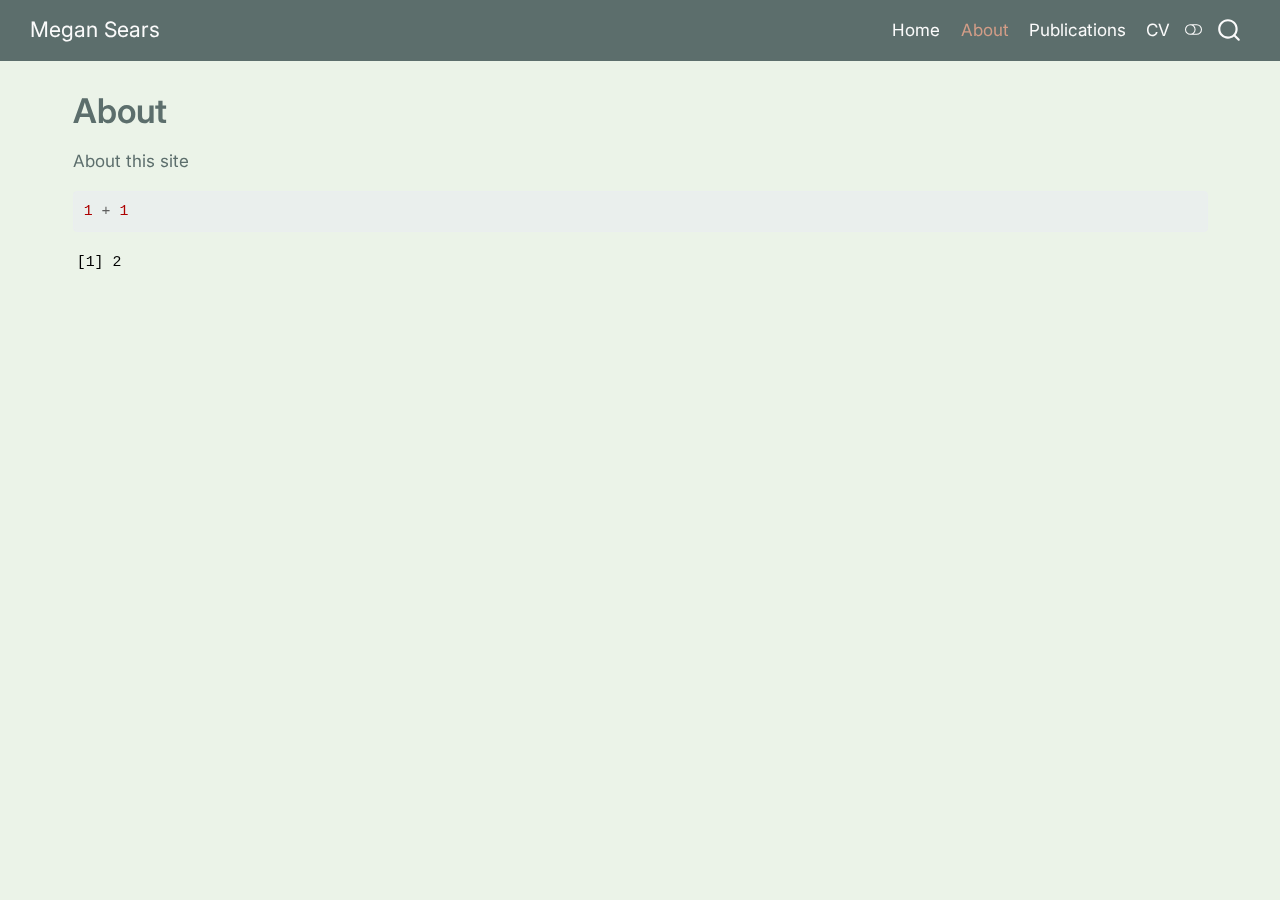
<file: docs/about.html>
<!DOCTYPE html>
<html xmlns="http://www.w3.org/1999/xhtml" lang="en" xml:lang="en"><head>

<meta charset="utf-8">
<meta name="generator" content="quarto-1.5.57">

<meta name="viewport" content="width=device-width, initial-scale=1.0, user-scalable=yes">


<title>About – Megan Sears</title>
<style>
code{white-space: pre-wrap;}
span.smallcaps{font-variant: small-caps;}
div.columns{display: flex; gap: min(4vw, 1.5em);}
div.column{flex: auto; overflow-x: auto;}
div.hanging-indent{margin-left: 1.5em; text-indent: -1.5em;}
ul.task-list{list-style: none;}
ul.task-list li input[type="checkbox"] {
  width: 0.8em;
  margin: 0 0.8em 0.2em -1em; /* quarto-specific, see https://github.com/quarto-dev/quarto-cli/issues/4556 */ 
  vertical-align: middle;
}
/* CSS for syntax highlighting */
pre > code.sourceCode { white-space: pre; position: relative; }
pre > code.sourceCode > span { line-height: 1.25; }
pre > code.sourceCode > span:empty { height: 1.2em; }
.sourceCode { overflow: visible; }
code.sourceCode > span { color: inherit; text-decoration: inherit; }
div.sourceCode { margin: 1em 0; }
pre.sourceCode { margin: 0; }
@media screen {
div.sourceCode { overflow: auto; }
}
@media print {
pre > code.sourceCode { white-space: pre-wrap; }
pre > code.sourceCode > span { display: inline-block; text-indent: -5em; padding-left: 5em; }
}
pre.numberSource code
  { counter-reset: source-line 0; }
pre.numberSource code > span
  { position: relative; left: -4em; counter-increment: source-line; }
pre.numberSource code > span > a:first-child::before
  { content: counter(source-line);
    position: relative; left: -1em; text-align: right; vertical-align: baseline;
    border: none; display: inline-block;
    -webkit-touch-callout: none; -webkit-user-select: none;
    -khtml-user-select: none; -moz-user-select: none;
    -ms-user-select: none; user-select: none;
    padding: 0 4px; width: 4em;
  }
pre.numberSource { margin-left: 3em;  padding-left: 4px; }
div.sourceCode
  {   }
@media screen {
pre > code.sourceCode > span > a:first-child::before { text-decoration: underline; }
}
</style>


<script src="site_libs/quarto-nav/quarto-nav.js"></script>
<script src="site_libs/quarto-nav/headroom.min.js"></script>
<script src="site_libs/clipboard/clipboard.min.js"></script>
<script src="site_libs/quarto-search/autocomplete.umd.js"></script>
<script src="site_libs/quarto-search/fuse.min.js"></script>
<script src="site_libs/quarto-search/quarto-search.js"></script>
<meta name="quarto:offset" content="./">
<script src="site_libs/quarto-html/quarto.js"></script>
<script src="site_libs/quarto-html/popper.min.js"></script>
<script src="site_libs/quarto-html/tippy.umd.min.js"></script>
<script src="site_libs/quarto-html/anchor.min.js"></script>
<link href="site_libs/quarto-html/tippy.css" rel="stylesheet">
<link href="site_libs/quarto-html/quarto-syntax-highlighting.css" rel="stylesheet" class="quarto-color-scheme" id="quarto-text-highlighting-styles">
<link href="site_libs/quarto-html/quarto-syntax-highlighting-dark.css" rel="prefetch" class="quarto-color-scheme quarto-color-alternate" id="quarto-text-highlighting-styles">
<script src="site_libs/bootstrap/bootstrap.min.js"></script>
<link href="site_libs/bootstrap/bootstrap-icons.css" rel="stylesheet">
<link href="site_libs/bootstrap/bootstrap.min.css" rel="stylesheet" class="quarto-color-scheme" id="quarto-bootstrap" data-mode="light">
<link href="site_libs/bootstrap/bootstrap-dark.min.css" rel="prefetch" class="quarto-color-scheme quarto-color-alternate" id="quarto-bootstrap" data-mode="dark">
<script id="quarto-search-options" type="application/json">{
  "location": "navbar",
  "copy-button": false,
  "collapse-after": 3,
  "panel-placement": "end",
  "type": "overlay",
  "limit": 50,
  "keyboard-shortcut": [
    "f",
    "/",
    "s"
  ],
  "show-item-context": false,
  "language": {
    "search-no-results-text": "No results",
    "search-matching-documents-text": "matching documents",
    "search-copy-link-title": "Copy link to search",
    "search-hide-matches-text": "Hide additional matches",
    "search-more-match-text": "more match in this document",
    "search-more-matches-text": "more matches in this document",
    "search-clear-button-title": "Clear",
    "search-text-placeholder": "",
    "search-detached-cancel-button-title": "Cancel",
    "search-submit-button-title": "Submit",
    "search-label": "Search"
  }
}</script>


<link rel="stylesheet" href="styles.css">
</head>

<body class="nav-fixed">

<div id="quarto-search-results"></div>
  <header id="quarto-header" class="headroom fixed-top">
    <nav class="navbar navbar-expand-lg " data-bs-theme="dark">
      <div class="navbar-container container-fluid">
      <div class="navbar-brand-container mx-auto">
    <a class="navbar-brand" href="./index.html">
    <span class="navbar-title">Megan Sears</span>
    </a>
  </div>
            <div id="quarto-search" class="" title="Search"></div>
          <button class="navbar-toggler" type="button" data-bs-toggle="collapse" data-bs-target="#navbarCollapse" aria-controls="navbarCollapse" role="menu" aria-expanded="false" aria-label="Toggle navigation" onclick="if (window.quartoToggleHeadroom) { window.quartoToggleHeadroom(); }">
  <span class="navbar-toggler-icon"></span>
</button>
          <div class="collapse navbar-collapse" id="navbarCollapse">
            <ul class="navbar-nav navbar-nav-scroll ms-auto">
  <li class="nav-item">
    <a class="nav-link" href="./index.html"> 
<span class="menu-text">Home</span></a>
  </li>  
  <li class="nav-item">
    <a class="nav-link active" href="./about.html" aria-current="page"> 
<span class="menu-text">About</span></a>
  </li>  
  <li class="nav-item">
    <a class="nav-link" href="./publications.html"> 
<span class="menu-text">Publications</span></a>
  </li>  
  <li class="nav-item">
    <a class="nav-link" href="./cv.html"> 
<span class="menu-text">CV</span></a>
  </li>  
</ul>
          </div> <!-- /navcollapse -->
            <div class="quarto-navbar-tools">
  <a href="" class="quarto-color-scheme-toggle quarto-navigation-tool  px-1" onclick="window.quartoToggleColorScheme(); return false;" title="Toggle dark mode"><i class="bi"></i></a>
</div>
      </div> <!-- /container-fluid -->
    </nav>
</header>
<!-- content -->
<div id="quarto-content" class="quarto-container page-columns page-rows-contents page-layout-full page-navbar">
<!-- sidebar -->
<!-- margin-sidebar -->
    <div id="quarto-margin-sidebar" class="sidebar margin-sidebar zindex-bottom">
        
    </div>
<!-- main -->
<main class="content column-page" id="quarto-document-content">

<header id="title-block-header" class="quarto-title-block default">
<div class="quarto-title">
<h1 class="title">About</h1>
</div>



<div class="quarto-title-meta column-page">

    
  
    
  </div>
  


</header>


<p>About this site</p>
<div class="cell">
<div class="sourceCode cell-code" id="cb1"><pre class="sourceCode r code-with-copy"><code class="sourceCode r"><span id="cb1-1"><a href="#cb1-1" aria-hidden="true" tabindex="-1"></a><span class="dv">1</span> <span class="sc">+</span> <span class="dv">1</span></span></code><button title="Copy to Clipboard" class="code-copy-button"><i class="bi"></i></button></pre></div>
<div class="cell-output cell-output-stdout">
<pre><code>[1] 2</code></pre>
</div>
</div>



</main> <!-- /main -->
<script id="quarto-html-after-body" type="application/javascript">
window.document.addEventListener("DOMContentLoaded", function (event) {
  const toggleBodyColorMode = (bsSheetEl) => {
    const mode = bsSheetEl.getAttribute("data-mode");
    const bodyEl = window.document.querySelector("body");
    if (mode === "dark") {
      bodyEl.classList.add("quarto-dark");
      bodyEl.classList.remove("quarto-light");
    } else {
      bodyEl.classList.add("quarto-light");
      bodyEl.classList.remove("quarto-dark");
    }
  }
  const toggleBodyColorPrimary = () => {
    const bsSheetEl = window.document.querySelector("link#quarto-bootstrap");
    if (bsSheetEl) {
      toggleBodyColorMode(bsSheetEl);
    }
  }
  toggleBodyColorPrimary();  
  const disableStylesheet = (stylesheets) => {
    for (let i=0; i < stylesheets.length; i++) {
      const stylesheet = stylesheets[i];
      stylesheet.rel = 'prefetch';
    }
  }
  const enableStylesheet = (stylesheets) => {
    for (let i=0; i < stylesheets.length; i++) {
      const stylesheet = stylesheets[i];
      stylesheet.rel = 'stylesheet';
    }
  }
  const manageTransitions = (selector, allowTransitions) => {
    const els = window.document.querySelectorAll(selector);
    for (let i=0; i < els.length; i++) {
      const el = els[i];
      if (allowTransitions) {
        el.classList.remove('notransition');
      } else {
        el.classList.add('notransition');
      }
    }
  }
  const toggleGiscusIfUsed = (isAlternate, darkModeDefault) => {
    const baseTheme = document.querySelector('#giscus-base-theme')?.value ?? 'light';
    const alternateTheme = document.querySelector('#giscus-alt-theme')?.value ?? 'dark';
    let newTheme = '';
    if(darkModeDefault) {
      newTheme = isAlternate ? baseTheme : alternateTheme;
    } else {
      newTheme = isAlternate ? alternateTheme : baseTheme;
    }
    const changeGiscusTheme = () => {
      // From: https://github.com/giscus/giscus/issues/336
      const sendMessage = (message) => {
        const iframe = document.querySelector('iframe.giscus-frame');
        if (!iframe) return;
        iframe.contentWindow.postMessage({ giscus: message }, 'https://giscus.app');
      }
      sendMessage({
        setConfig: {
          theme: newTheme
        }
      });
    }
    const isGiscussLoaded = window.document.querySelector('iframe.giscus-frame') !== null;
    if (isGiscussLoaded) {
      changeGiscusTheme();
    }
  }
  const toggleColorMode = (alternate) => {
    // Switch the stylesheets
    const alternateStylesheets = window.document.querySelectorAll('link.quarto-color-scheme.quarto-color-alternate');
    manageTransitions('#quarto-margin-sidebar .nav-link', false);
    if (alternate) {
      enableStylesheet(alternateStylesheets);
      for (const sheetNode of alternateStylesheets) {
        if (sheetNode.id === "quarto-bootstrap") {
          toggleBodyColorMode(sheetNode);
        }
      }
    } else {
      disableStylesheet(alternateStylesheets);
      toggleBodyColorPrimary();
    }
    manageTransitions('#quarto-margin-sidebar .nav-link', true);
    // Switch the toggles
    const toggles = window.document.querySelectorAll('.quarto-color-scheme-toggle');
    for (let i=0; i < toggles.length; i++) {
      const toggle = toggles[i];
      if (toggle) {
        if (alternate) {
          toggle.classList.add("alternate");     
        } else {
          toggle.classList.remove("alternate");
        }
      }
    }
    // Hack to workaround the fact that safari doesn't
    // properly recolor the scrollbar when toggling (#1455)
    if (navigator.userAgent.indexOf('Safari') > 0 && navigator.userAgent.indexOf('Chrome') == -1) {
      manageTransitions("body", false);
      window.scrollTo(0, 1);
      setTimeout(() => {
        window.scrollTo(0, 0);
        manageTransitions("body", true);
      }, 40);  
    }
  }
  const isFileUrl = () => { 
    return window.location.protocol === 'file:';
  }
  const hasAlternateSentinel = () => {  
    let styleSentinel = getColorSchemeSentinel();
    if (styleSentinel !== null) {
      return styleSentinel === "alternate";
    } else {
      return false;
    }
  }
  const setStyleSentinel = (alternate) => {
    const value = alternate ? "alternate" : "default";
    if (!isFileUrl()) {
      window.localStorage.setItem("quarto-color-scheme", value);
    } else {
      localAlternateSentinel = value;
    }
  }
  const getColorSchemeSentinel = () => {
    if (!isFileUrl()) {
      const storageValue = window.localStorage.getItem("quarto-color-scheme");
      return storageValue != null ? storageValue : localAlternateSentinel;
    } else {
      return localAlternateSentinel;
    }
  }
  const darkModeDefault = false;
  let localAlternateSentinel = darkModeDefault ? 'alternate' : 'default';
  // Dark / light mode switch
  window.quartoToggleColorScheme = () => {
    // Read the current dark / light value 
    let toAlternate = !hasAlternateSentinel();
    toggleColorMode(toAlternate);
    setStyleSentinel(toAlternate);
    toggleGiscusIfUsed(toAlternate, darkModeDefault);
  };
  // Ensure there is a toggle, if there isn't float one in the top right
  if (window.document.querySelector('.quarto-color-scheme-toggle') === null) {
    const a = window.document.createElement('a');
    a.classList.add('top-right');
    a.classList.add('quarto-color-scheme-toggle');
    a.href = "";
    a.onclick = function() { try { window.quartoToggleColorScheme(); } catch {} return false; };
    const i = window.document.createElement("i");
    i.classList.add('bi');
    a.appendChild(i);
    window.document.body.appendChild(a);
  }
  // Switch to dark mode if need be
  if (hasAlternateSentinel()) {
    toggleColorMode(true);
  } else {
    toggleColorMode(false);
  }
  const icon = "";
  const anchorJS = new window.AnchorJS();
  anchorJS.options = {
    placement: 'right',
    icon: icon
  };
  anchorJS.add('.anchored');
  const isCodeAnnotation = (el) => {
    for (const clz of el.classList) {
      if (clz.startsWith('code-annotation-')) {                     
        return true;
      }
    }
    return false;
  }
  const onCopySuccess = function(e) {
    // button target
    const button = e.trigger;
    // don't keep focus
    button.blur();
    // flash "checked"
    button.classList.add('code-copy-button-checked');
    var currentTitle = button.getAttribute("title");
    button.setAttribute("title", "Copied!");
    let tooltip;
    if (window.bootstrap) {
      button.setAttribute("data-bs-toggle", "tooltip");
      button.setAttribute("data-bs-placement", "left");
      button.setAttribute("data-bs-title", "Copied!");
      tooltip = new bootstrap.Tooltip(button, 
        { trigger: "manual", 
          customClass: "code-copy-button-tooltip",
          offset: [0, -8]});
      tooltip.show();    
    }
    setTimeout(function() {
      if (tooltip) {
        tooltip.hide();
        button.removeAttribute("data-bs-title");
        button.removeAttribute("data-bs-toggle");
        button.removeAttribute("data-bs-placement");
      }
      button.setAttribute("title", currentTitle);
      button.classList.remove('code-copy-button-checked');
    }, 1000);
    // clear code selection
    e.clearSelection();
  }
  const getTextToCopy = function(trigger) {
      const codeEl = trigger.previousElementSibling.cloneNode(true);
      for (const childEl of codeEl.children) {
        if (isCodeAnnotation(childEl)) {
          childEl.remove();
        }
      }
      return codeEl.innerText;
  }
  const clipboard = new window.ClipboardJS('.code-copy-button:not([data-in-quarto-modal])', {
    text: getTextToCopy
  });
  clipboard.on('success', onCopySuccess);
  if (window.document.getElementById('quarto-embedded-source-code-modal')) {
    // For code content inside modals, clipBoardJS needs to be initialized with a container option
    // TODO: Check when it could be a function (https://github.com/zenorocha/clipboard.js/issues/860)
    const clipboardModal = new window.ClipboardJS('.code-copy-button[data-in-quarto-modal]', {
      text: getTextToCopy,
      container: window.document.getElementById('quarto-embedded-source-code-modal')
    });
    clipboardModal.on('success', onCopySuccess);
  }
    var localhostRegex = new RegExp(/^(?:http|https):\/\/localhost\:?[0-9]*\//);
    var mailtoRegex = new RegExp(/^mailto:/);
      var filterRegex = new RegExp('/' + window.location.host + '/');
    var isInternal = (href) => {
        return filterRegex.test(href) || localhostRegex.test(href) || mailtoRegex.test(href);
    }
    // Inspect non-navigation links and adorn them if external
 	var links = window.document.querySelectorAll('a[href]:not(.nav-link):not(.navbar-brand):not(.toc-action):not(.sidebar-link):not(.sidebar-item-toggle):not(.pagination-link):not(.no-external):not([aria-hidden]):not(.dropdown-item):not(.quarto-navigation-tool):not(.about-link)');
    for (var i=0; i<links.length; i++) {
      const link = links[i];
      if (!isInternal(link.href)) {
        // undo the damage that might have been done by quarto-nav.js in the case of
        // links that we want to consider external
        if (link.dataset.originalHref !== undefined) {
          link.href = link.dataset.originalHref;
        }
      }
    }
  function tippyHover(el, contentFn, onTriggerFn, onUntriggerFn) {
    const config = {
      allowHTML: true,
      maxWidth: 500,
      delay: 100,
      arrow: false,
      appendTo: function(el) {
          return el.parentElement;
      },
      interactive: true,
      interactiveBorder: 10,
      theme: 'quarto',
      placement: 'bottom-start',
    };
    if (contentFn) {
      config.content = contentFn;
    }
    if (onTriggerFn) {
      config.onTrigger = onTriggerFn;
    }
    if (onUntriggerFn) {
      config.onUntrigger = onUntriggerFn;
    }
    window.tippy(el, config); 
  }
  const noterefs = window.document.querySelectorAll('a[role="doc-noteref"]');
  for (var i=0; i<noterefs.length; i++) {
    const ref = noterefs[i];
    tippyHover(ref, function() {
      // use id or data attribute instead here
      let href = ref.getAttribute('data-footnote-href') || ref.getAttribute('href');
      try { href = new URL(href).hash; } catch {}
      const id = href.replace(/^#\/?/, "");
      const note = window.document.getElementById(id);
      if (note) {
        return note.innerHTML;
      } else {
        return "";
      }
    });
  }
  const xrefs = window.document.querySelectorAll('a.quarto-xref');
  const processXRef = (id, note) => {
    // Strip column container classes
    const stripColumnClz = (el) => {
      el.classList.remove("page-full", "page-columns");
      if (el.children) {
        for (const child of el.children) {
          stripColumnClz(child);
        }
      }
    }
    stripColumnClz(note)
    if (id === null || id.startsWith('sec-')) {
      // Special case sections, only their first couple elements
      const container = document.createElement("div");
      if (note.children && note.children.length > 2) {
        container.appendChild(note.children[0].cloneNode(true));
        for (let i = 1; i < note.children.length; i++) {
          const child = note.children[i];
          if (child.tagName === "P" && child.innerText === "") {
            continue;
          } else {
            container.appendChild(child.cloneNode(true));
            break;
          }
        }
        if (window.Quarto?.typesetMath) {
          window.Quarto.typesetMath(container);
        }
        return container.innerHTML
      } else {
        if (window.Quarto?.typesetMath) {
          window.Quarto.typesetMath(note);
        }
        return note.innerHTML;
      }
    } else {
      // Remove any anchor links if they are present
      const anchorLink = note.querySelector('a.anchorjs-link');
      if (anchorLink) {
        anchorLink.remove();
      }
      if (window.Quarto?.typesetMath) {
        window.Quarto.typesetMath(note);
      }
      // TODO in 1.5, we should make sure this works without a callout special case
      if (note.classList.contains("callout")) {
        return note.outerHTML;
      } else {
        return note.innerHTML;
      }
    }
  }
  for (var i=0; i<xrefs.length; i++) {
    const xref = xrefs[i];
    tippyHover(xref, undefined, function(instance) {
      instance.disable();
      let url = xref.getAttribute('href');
      let hash = undefined; 
      if (url.startsWith('#')) {
        hash = url;
      } else {
        try { hash = new URL(url).hash; } catch {}
      }
      if (hash) {
        const id = hash.replace(/^#\/?/, "");
        const note = window.document.getElementById(id);
        if (note !== null) {
          try {
            const html = processXRef(id, note.cloneNode(true));
            instance.setContent(html);
          } finally {
            instance.enable();
            instance.show();
          }
        } else {
          // See if we can fetch this
          fetch(url.split('#')[0])
          .then(res => res.text())
          .then(html => {
            const parser = new DOMParser();
            const htmlDoc = parser.parseFromString(html, "text/html");
            const note = htmlDoc.getElementById(id);
            if (note !== null) {
              const html = processXRef(id, note);
              instance.setContent(html);
            } 
          }).finally(() => {
            instance.enable();
            instance.show();
          });
        }
      } else {
        // See if we can fetch a full url (with no hash to target)
        // This is a special case and we should probably do some content thinning / targeting
        fetch(url)
        .then(res => res.text())
        .then(html => {
          const parser = new DOMParser();
          const htmlDoc = parser.parseFromString(html, "text/html");
          const note = htmlDoc.querySelector('main.content');
          if (note !== null) {
            // This should only happen for chapter cross references
            // (since there is no id in the URL)
            // remove the first header
            if (note.children.length > 0 && note.children[0].tagName === "HEADER") {
              note.children[0].remove();
            }
            const html = processXRef(null, note);
            instance.setContent(html);
          } 
        }).finally(() => {
          instance.enable();
          instance.show();
        });
      }
    }, function(instance) {
    });
  }
      let selectedAnnoteEl;
      const selectorForAnnotation = ( cell, annotation) => {
        let cellAttr = 'data-code-cell="' + cell + '"';
        let lineAttr = 'data-code-annotation="' +  annotation + '"';
        const selector = 'span[' + cellAttr + '][' + lineAttr + ']';
        return selector;
      }
      const selectCodeLines = (annoteEl) => {
        const doc = window.document;
        const targetCell = annoteEl.getAttribute("data-target-cell");
        const targetAnnotation = annoteEl.getAttribute("data-target-annotation");
        const annoteSpan = window.document.querySelector(selectorForAnnotation(targetCell, targetAnnotation));
        const lines = annoteSpan.getAttribute("data-code-lines").split(",");
        const lineIds = lines.map((line) => {
          return targetCell + "-" + line;
        })
        let top = null;
        let height = null;
        let parent = null;
        if (lineIds.length > 0) {
            //compute the position of the single el (top and bottom and make a div)
            const el = window.document.getElementById(lineIds[0]);
            top = el.offsetTop;
            height = el.offsetHeight;
            parent = el.parentElement.parentElement;
          if (lineIds.length > 1) {
            const lastEl = window.document.getElementById(lineIds[lineIds.length - 1]);
            const bottom = lastEl.offsetTop + lastEl.offsetHeight;
            height = bottom - top;
          }
          if (top !== null && height !== null && parent !== null) {
            // cook up a div (if necessary) and position it 
            let div = window.document.getElementById("code-annotation-line-highlight");
            if (div === null) {
              div = window.document.createElement("div");
              div.setAttribute("id", "code-annotation-line-highlight");
              div.style.position = 'absolute';
              parent.appendChild(div);
            }
            div.style.top = top - 2 + "px";
            div.style.height = height + 4 + "px";
            div.style.left = 0;
            let gutterDiv = window.document.getElementById("code-annotation-line-highlight-gutter");
            if (gutterDiv === null) {
              gutterDiv = window.document.createElement("div");
              gutterDiv.setAttribute("id", "code-annotation-line-highlight-gutter");
              gutterDiv.style.position = 'absolute';
              const codeCell = window.document.getElementById(targetCell);
              const gutter = codeCell.querySelector('.code-annotation-gutter');
              gutter.appendChild(gutterDiv);
            }
            gutterDiv.style.top = top - 2 + "px";
            gutterDiv.style.height = height + 4 + "px";
          }
          selectedAnnoteEl = annoteEl;
        }
      };
      const unselectCodeLines = () => {
        const elementsIds = ["code-annotation-line-highlight", "code-annotation-line-highlight-gutter"];
        elementsIds.forEach((elId) => {
          const div = window.document.getElementById(elId);
          if (div) {
            div.remove();
          }
        });
        selectedAnnoteEl = undefined;
      };
        // Handle positioning of the toggle
    window.addEventListener(
      "resize",
      throttle(() => {
        elRect = undefined;
        if (selectedAnnoteEl) {
          selectCodeLines(selectedAnnoteEl);
        }
      }, 10)
    );
    function throttle(fn, ms) {
    let throttle = false;
    let timer;
      return (...args) => {
        if(!throttle) { // first call gets through
            fn.apply(this, args);
            throttle = true;
        } else { // all the others get throttled
            if(timer) clearTimeout(timer); // cancel #2
            timer = setTimeout(() => {
              fn.apply(this, args);
              timer = throttle = false;
            }, ms);
        }
      };
    }
      // Attach click handler to the DT
      const annoteDls = window.document.querySelectorAll('dt[data-target-cell]');
      for (const annoteDlNode of annoteDls) {
        annoteDlNode.addEventListener('click', (event) => {
          const clickedEl = event.target;
          if (clickedEl !== selectedAnnoteEl) {
            unselectCodeLines();
            const activeEl = window.document.querySelector('dt[data-target-cell].code-annotation-active');
            if (activeEl) {
              activeEl.classList.remove('code-annotation-active');
            }
            selectCodeLines(clickedEl);
            clickedEl.classList.add('code-annotation-active');
          } else {
            // Unselect the line
            unselectCodeLines();
            clickedEl.classList.remove('code-annotation-active');
          }
        });
      }
  const findCites = (el) => {
    const parentEl = el.parentElement;
    if (parentEl) {
      const cites = parentEl.dataset.cites;
      if (cites) {
        return {
          el,
          cites: cites.split(' ')
        };
      } else {
        return findCites(el.parentElement)
      }
    } else {
      return undefined;
    }
  };
  var bibliorefs = window.document.querySelectorAll('a[role="doc-biblioref"]');
  for (var i=0; i<bibliorefs.length; i++) {
    const ref = bibliorefs[i];
    const citeInfo = findCites(ref);
    if (citeInfo) {
      tippyHover(citeInfo.el, function() {
        var popup = window.document.createElement('div');
        citeInfo.cites.forEach(function(cite) {
          var citeDiv = window.document.createElement('div');
          citeDiv.classList.add('hanging-indent');
          citeDiv.classList.add('csl-entry');
          var biblioDiv = window.document.getElementById('ref-' + cite);
          if (biblioDiv) {
            citeDiv.innerHTML = biblioDiv.innerHTML;
          }
          popup.appendChild(citeDiv);
        });
        return popup.innerHTML;
      });
    }
  }
});
</script>
</div> <!-- /content -->




</body></html>
</file>
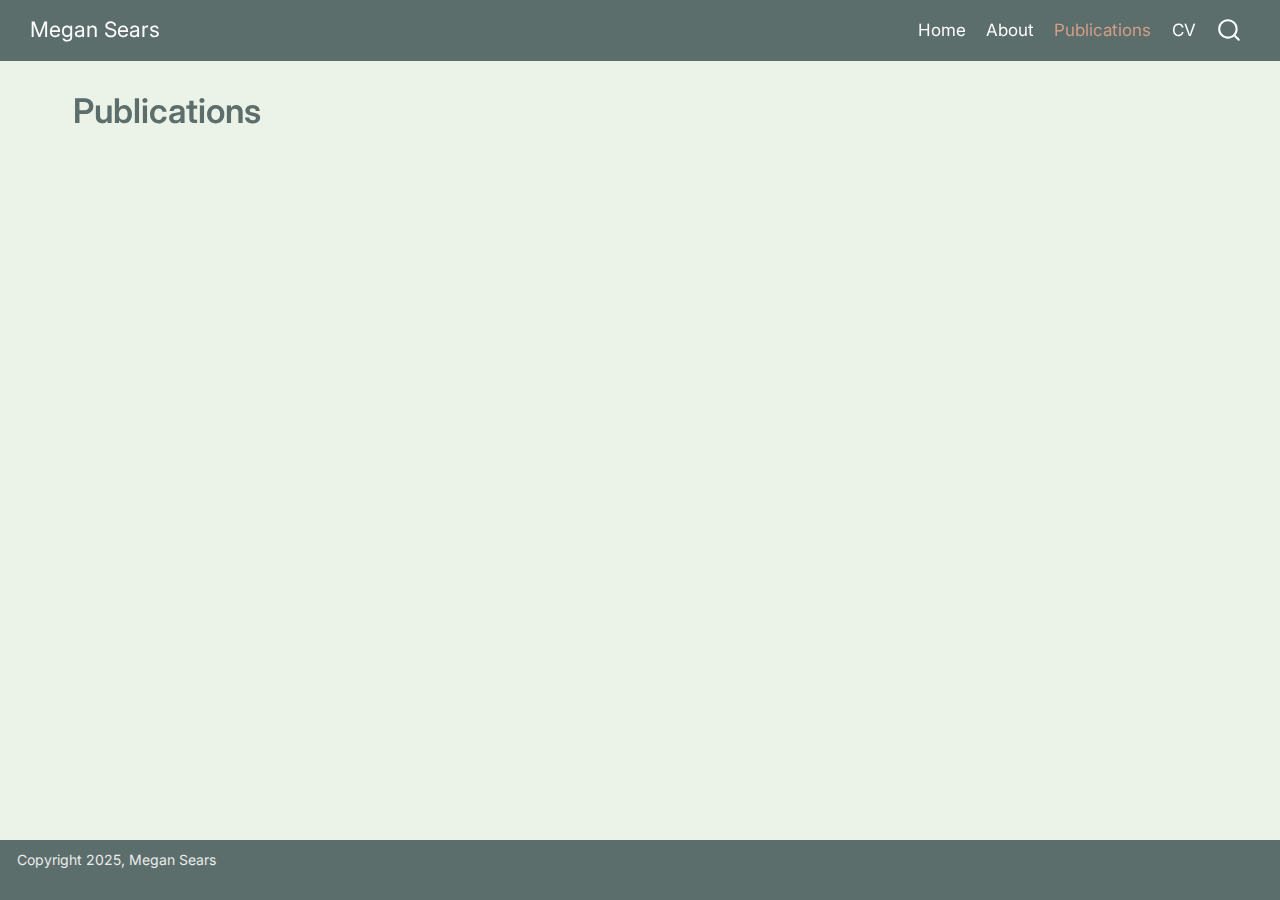
<file: docs/publications.html>
<!DOCTYPE html>
<html xmlns="http://www.w3.org/1999/xhtml" lang="en" xml:lang="en"><head>

<meta charset="utf-8">
<meta name="generator" content="quarto-1.5.57">

<meta name="viewport" content="width=device-width, initial-scale=1.0, user-scalable=yes">


<title>Publications – Megan Sears</title>
<style>
code{white-space: pre-wrap;}
span.smallcaps{font-variant: small-caps;}
div.columns{display: flex; gap: min(4vw, 1.5em);}
div.column{flex: auto; overflow-x: auto;}
div.hanging-indent{margin-left: 1.5em; text-indent: -1.5em;}
ul.task-list{list-style: none;}
ul.task-list li input[type="checkbox"] {
  width: 0.8em;
  margin: 0 0.8em 0.2em -1em; /* quarto-specific, see https://github.com/quarto-dev/quarto-cli/issues/4556 */ 
  vertical-align: middle;
}
</style>


<script src="site_libs/quarto-nav/quarto-nav.js"></script>
<script src="site_libs/quarto-nav/headroom.min.js"></script>
<script src="site_libs/clipboard/clipboard.min.js"></script>
<script src="site_libs/quarto-search/autocomplete.umd.js"></script>
<script src="site_libs/quarto-search/fuse.min.js"></script>
<script src="site_libs/quarto-search/quarto-search.js"></script>
<meta name="quarto:offset" content="./">
<script src="site_libs/quarto-html/quarto.js"></script>
<script src="site_libs/quarto-html/popper.min.js"></script>
<script src="site_libs/quarto-html/tippy.umd.min.js"></script>
<script src="site_libs/quarto-html/anchor.min.js"></script>
<link href="site_libs/quarto-html/tippy.css" rel="stylesheet">
<link href="site_libs/quarto-html/quarto-syntax-highlighting.css" rel="stylesheet" id="quarto-text-highlighting-styles">
<script src="site_libs/bootstrap/bootstrap.min.js"></script>
<link href="site_libs/bootstrap/bootstrap-icons.css" rel="stylesheet">
<link href="site_libs/bootstrap/bootstrap.min.css" rel="stylesheet" id="quarto-bootstrap" data-mode="light">
<script id="quarto-search-options" type="application/json">{
  "location": "navbar",
  "copy-button": false,
  "collapse-after": 3,
  "panel-placement": "end",
  "type": "overlay",
  "limit": 50,
  "keyboard-shortcut": [
    "f",
    "/",
    "s"
  ],
  "show-item-context": false,
  "language": {
    "search-no-results-text": "No results",
    "search-matching-documents-text": "matching documents",
    "search-copy-link-title": "Copy link to search",
    "search-hide-matches-text": "Hide additional matches",
    "search-more-match-text": "more match in this document",
    "search-more-matches-text": "more matches in this document",
    "search-clear-button-title": "Clear",
    "search-text-placeholder": "",
    "search-detached-cancel-button-title": "Cancel",
    "search-submit-button-title": "Submit",
    "search-label": "Search"
  }
}</script>


</head>

<body class="nav-fixed">

<div id="quarto-search-results"></div>
  <header id="quarto-header" class="headroom fixed-top">
    <nav class="navbar navbar-expand-lg " data-bs-theme="dark">
      <div class="navbar-container container-fluid">
      <div class="navbar-brand-container mx-auto">
    <a class="navbar-brand" href="./index.html">
    <span class="navbar-title">Megan Sears</span>
    </a>
  </div>
            <div id="quarto-search" class="" title="Search"></div>
          <button class="navbar-toggler" type="button" data-bs-toggle="collapse" data-bs-target="#navbarCollapse" aria-controls="navbarCollapse" role="menu" aria-expanded="false" aria-label="Toggle navigation" onclick="if (window.quartoToggleHeadroom) { window.quartoToggleHeadroom(); }">
  <span class="navbar-toggler-icon"></span>
</button>
          <div class="collapse navbar-collapse" id="navbarCollapse">
            <ul class="navbar-nav navbar-nav-scroll ms-auto">
  <li class="nav-item">
    <a class="nav-link" href="./index.html"> 
<span class="menu-text">Home</span></a>
  </li>  
  <li class="nav-item">
    <a class="nav-link" href="./about.html"> 
<span class="menu-text">About</span></a>
  </li>  
  <li class="nav-item">
    <a class="nav-link active" href="./publications.html" aria-current="page"> 
<span class="menu-text">Publications</span></a>
  </li>  
  <li class="nav-item">
    <a class="nav-link" href="./MeganSears_CV.pdf"> 
<span class="menu-text">CV</span></a>
  </li>  
</ul>
          </div> <!-- /navcollapse -->
            <div class="quarto-navbar-tools">
</div>
      </div> <!-- /container-fluid -->
    </nav>
</header>
<!-- content -->
<div id="quarto-content" class="quarto-container page-columns page-rows-contents page-layout-full page-navbar">
<!-- sidebar -->
<!-- margin-sidebar -->
    <div id="quarto-margin-sidebar" class="sidebar margin-sidebar zindex-bottom">
        
    </div>
<!-- main -->
<main class="content column-page" id="quarto-document-content">

<header id="title-block-header" class="quarto-title-block default">
<div class="quarto-title">
<h1 class="title">Publications</h1>
</div>



<div class="quarto-title-meta column-page">

    
  
    
  </div>
  


</header>





</main> <!-- /main -->
<script id="quarto-html-after-body" type="application/javascript">
window.document.addEventListener("DOMContentLoaded", function (event) {
  const toggleBodyColorMode = (bsSheetEl) => {
    const mode = bsSheetEl.getAttribute("data-mode");
    const bodyEl = window.document.querySelector("body");
    if (mode === "dark") {
      bodyEl.classList.add("quarto-dark");
      bodyEl.classList.remove("quarto-light");
    } else {
      bodyEl.classList.add("quarto-light");
      bodyEl.classList.remove("quarto-dark");
    }
  }
  const toggleBodyColorPrimary = () => {
    const bsSheetEl = window.document.querySelector("link#quarto-bootstrap");
    if (bsSheetEl) {
      toggleBodyColorMode(bsSheetEl);
    }
  }
  toggleBodyColorPrimary();  
  const icon = "";
  const anchorJS = new window.AnchorJS();
  anchorJS.options = {
    placement: 'right',
    icon: icon
  };
  anchorJS.add('.anchored');
  const isCodeAnnotation = (el) => {
    for (const clz of el.classList) {
      if (clz.startsWith('code-annotation-')) {                     
        return true;
      }
    }
    return false;
  }
  const onCopySuccess = function(e) {
    // button target
    const button = e.trigger;
    // don't keep focus
    button.blur();
    // flash "checked"
    button.classList.add('code-copy-button-checked');
    var currentTitle = button.getAttribute("title");
    button.setAttribute("title", "Copied!");
    let tooltip;
    if (window.bootstrap) {
      button.setAttribute("data-bs-toggle", "tooltip");
      button.setAttribute("data-bs-placement", "left");
      button.setAttribute("data-bs-title", "Copied!");
      tooltip = new bootstrap.Tooltip(button, 
        { trigger: "manual", 
          customClass: "code-copy-button-tooltip",
          offset: [0, -8]});
      tooltip.show();    
    }
    setTimeout(function() {
      if (tooltip) {
        tooltip.hide();
        button.removeAttribute("data-bs-title");
        button.removeAttribute("data-bs-toggle");
        button.removeAttribute("data-bs-placement");
      }
      button.setAttribute("title", currentTitle);
      button.classList.remove('code-copy-button-checked');
    }, 1000);
    // clear code selection
    e.clearSelection();
  }
  const getTextToCopy = function(trigger) {
      const codeEl = trigger.previousElementSibling.cloneNode(true);
      for (const childEl of codeEl.children) {
        if (isCodeAnnotation(childEl)) {
          childEl.remove();
        }
      }
      return codeEl.innerText;
  }
  const clipboard = new window.ClipboardJS('.code-copy-button:not([data-in-quarto-modal])', {
    text: getTextToCopy
  });
  clipboard.on('success', onCopySuccess);
  if (window.document.getElementById('quarto-embedded-source-code-modal')) {
    // For code content inside modals, clipBoardJS needs to be initialized with a container option
    // TODO: Check when it could be a function (https://github.com/zenorocha/clipboard.js/issues/860)
    const clipboardModal = new window.ClipboardJS('.code-copy-button[data-in-quarto-modal]', {
      text: getTextToCopy,
      container: window.document.getElementById('quarto-embedded-source-code-modal')
    });
    clipboardModal.on('success', onCopySuccess);
  }
    var localhostRegex = new RegExp(/^(?:http|https):\/\/localhost\:?[0-9]*\//);
    var mailtoRegex = new RegExp(/^mailto:/);
      var filterRegex = new RegExp('/' + window.location.host + '/');
    var isInternal = (href) => {
        return filterRegex.test(href) || localhostRegex.test(href) || mailtoRegex.test(href);
    }
    // Inspect non-navigation links and adorn them if external
 	var links = window.document.querySelectorAll('a[href]:not(.nav-link):not(.navbar-brand):not(.toc-action):not(.sidebar-link):not(.sidebar-item-toggle):not(.pagination-link):not(.no-external):not([aria-hidden]):not(.dropdown-item):not(.quarto-navigation-tool):not(.about-link)');
    for (var i=0; i<links.length; i++) {
      const link = links[i];
      if (!isInternal(link.href)) {
        // undo the damage that might have been done by quarto-nav.js in the case of
        // links that we want to consider external
        if (link.dataset.originalHref !== undefined) {
          link.href = link.dataset.originalHref;
        }
      }
    }
  function tippyHover(el, contentFn, onTriggerFn, onUntriggerFn) {
    const config = {
      allowHTML: true,
      maxWidth: 500,
      delay: 100,
      arrow: false,
      appendTo: function(el) {
          return el.parentElement;
      },
      interactive: true,
      interactiveBorder: 10,
      theme: 'quarto',
      placement: 'bottom-start',
    };
    if (contentFn) {
      config.content = contentFn;
    }
    if (onTriggerFn) {
      config.onTrigger = onTriggerFn;
    }
    if (onUntriggerFn) {
      config.onUntrigger = onUntriggerFn;
    }
    window.tippy(el, config); 
  }
  const noterefs = window.document.querySelectorAll('a[role="doc-noteref"]');
  for (var i=0; i<noterefs.length; i++) {
    const ref = noterefs[i];
    tippyHover(ref, function() {
      // use id or data attribute instead here
      let href = ref.getAttribute('data-footnote-href') || ref.getAttribute('href');
      try { href = new URL(href).hash; } catch {}
      const id = href.replace(/^#\/?/, "");
      const note = window.document.getElementById(id);
      if (note) {
        return note.innerHTML;
      } else {
        return "";
      }
    });
  }
  const xrefs = window.document.querySelectorAll('a.quarto-xref');
  const processXRef = (id, note) => {
    // Strip column container classes
    const stripColumnClz = (el) => {
      el.classList.remove("page-full", "page-columns");
      if (el.children) {
        for (const child of el.children) {
          stripColumnClz(child);
        }
      }
    }
    stripColumnClz(note)
    if (id === null || id.startsWith('sec-')) {
      // Special case sections, only their first couple elements
      const container = document.createElement("div");
      if (note.children && note.children.length > 2) {
        container.appendChild(note.children[0].cloneNode(true));
        for (let i = 1; i < note.children.length; i++) {
          const child = note.children[i];
          if (child.tagName === "P" && child.innerText === "") {
            continue;
          } else {
            container.appendChild(child.cloneNode(true));
            break;
          }
        }
        if (window.Quarto?.typesetMath) {
          window.Quarto.typesetMath(container);
        }
        return container.innerHTML
      } else {
        if (window.Quarto?.typesetMath) {
          window.Quarto.typesetMath(note);
        }
        return note.innerHTML;
      }
    } else {
      // Remove any anchor links if they are present
      const anchorLink = note.querySelector('a.anchorjs-link');
      if (anchorLink) {
        anchorLink.remove();
      }
      if (window.Quarto?.typesetMath) {
        window.Quarto.typesetMath(note);
      }
      // TODO in 1.5, we should make sure this works without a callout special case
      if (note.classList.contains("callout")) {
        return note.outerHTML;
      } else {
        return note.innerHTML;
      }
    }
  }
  for (var i=0; i<xrefs.length; i++) {
    const xref = xrefs[i];
    tippyHover(xref, undefined, function(instance) {
      instance.disable();
      let url = xref.getAttribute('href');
      let hash = undefined; 
      if (url.startsWith('#')) {
        hash = url;
      } else {
        try { hash = new URL(url).hash; } catch {}
      }
      if (hash) {
        const id = hash.replace(/^#\/?/, "");
        const note = window.document.getElementById(id);
        if (note !== null) {
          try {
            const html = processXRef(id, note.cloneNode(true));
            instance.setContent(html);
          } finally {
            instance.enable();
            instance.show();
          }
        } else {
          // See if we can fetch this
          fetch(url.split('#')[0])
          .then(res => res.text())
          .then(html => {
            const parser = new DOMParser();
            const htmlDoc = parser.parseFromString(html, "text/html");
            const note = htmlDoc.getElementById(id);
            if (note !== null) {
              const html = processXRef(id, note);
              instance.setContent(html);
            } 
          }).finally(() => {
            instance.enable();
            instance.show();
          });
        }
      } else {
        // See if we can fetch a full url (with no hash to target)
        // This is a special case and we should probably do some content thinning / targeting
        fetch(url)
        .then(res => res.text())
        .then(html => {
          const parser = new DOMParser();
          const htmlDoc = parser.parseFromString(html, "text/html");
          const note = htmlDoc.querySelector('main.content');
          if (note !== null) {
            // This should only happen for chapter cross references
            // (since there is no id in the URL)
            // remove the first header
            if (note.children.length > 0 && note.children[0].tagName === "HEADER") {
              note.children[0].remove();
            }
            const html = processXRef(null, note);
            instance.setContent(html);
          } 
        }).finally(() => {
          instance.enable();
          instance.show();
        });
      }
    }, function(instance) {
    });
  }
      let selectedAnnoteEl;
      const selectorForAnnotation = ( cell, annotation) => {
        let cellAttr = 'data-code-cell="' + cell + '"';
        let lineAttr = 'data-code-annotation="' +  annotation + '"';
        const selector = 'span[' + cellAttr + '][' + lineAttr + ']';
        return selector;
      }
      const selectCodeLines = (annoteEl) => {
        const doc = window.document;
        const targetCell = annoteEl.getAttribute("data-target-cell");
        const targetAnnotation = annoteEl.getAttribute("data-target-annotation");
        const annoteSpan = window.document.querySelector(selectorForAnnotation(targetCell, targetAnnotation));
        const lines = annoteSpan.getAttribute("data-code-lines").split(",");
        const lineIds = lines.map((line) => {
          return targetCell + "-" + line;
        })
        let top = null;
        let height = null;
        let parent = null;
        if (lineIds.length > 0) {
            //compute the position of the single el (top and bottom and make a div)
            const el = window.document.getElementById(lineIds[0]);
            top = el.offsetTop;
            height = el.offsetHeight;
            parent = el.parentElement.parentElement;
          if (lineIds.length > 1) {
            const lastEl = window.document.getElementById(lineIds[lineIds.length - 1]);
            const bottom = lastEl.offsetTop + lastEl.offsetHeight;
            height = bottom - top;
          }
          if (top !== null && height !== null && parent !== null) {
            // cook up a div (if necessary) and position it 
            let div = window.document.getElementById("code-annotation-line-highlight");
            if (div === null) {
              div = window.document.createElement("div");
              div.setAttribute("id", "code-annotation-line-highlight");
              div.style.position = 'absolute';
              parent.appendChild(div);
            }
            div.style.top = top - 2 + "px";
            div.style.height = height + 4 + "px";
            div.style.left = 0;
            let gutterDiv = window.document.getElementById("code-annotation-line-highlight-gutter");
            if (gutterDiv === null) {
              gutterDiv = window.document.createElement("div");
              gutterDiv.setAttribute("id", "code-annotation-line-highlight-gutter");
              gutterDiv.style.position = 'absolute';
              const codeCell = window.document.getElementById(targetCell);
              const gutter = codeCell.querySelector('.code-annotation-gutter');
              gutter.appendChild(gutterDiv);
            }
            gutterDiv.style.top = top - 2 + "px";
            gutterDiv.style.height = height + 4 + "px";
          }
          selectedAnnoteEl = annoteEl;
        }
      };
      const unselectCodeLines = () => {
        const elementsIds = ["code-annotation-line-highlight", "code-annotation-line-highlight-gutter"];
        elementsIds.forEach((elId) => {
          const div = window.document.getElementById(elId);
          if (div) {
            div.remove();
          }
        });
        selectedAnnoteEl = undefined;
      };
        // Handle positioning of the toggle
    window.addEventListener(
      "resize",
      throttle(() => {
        elRect = undefined;
        if (selectedAnnoteEl) {
          selectCodeLines(selectedAnnoteEl);
        }
      }, 10)
    );
    function throttle(fn, ms) {
    let throttle = false;
    let timer;
      return (...args) => {
        if(!throttle) { // first call gets through
            fn.apply(this, args);
            throttle = true;
        } else { // all the others get throttled
            if(timer) clearTimeout(timer); // cancel #2
            timer = setTimeout(() => {
              fn.apply(this, args);
              timer = throttle = false;
            }, ms);
        }
      };
    }
      // Attach click handler to the DT
      const annoteDls = window.document.querySelectorAll('dt[data-target-cell]');
      for (const annoteDlNode of annoteDls) {
        annoteDlNode.addEventListener('click', (event) => {
          const clickedEl = event.target;
          if (clickedEl !== selectedAnnoteEl) {
            unselectCodeLines();
            const activeEl = window.document.querySelector('dt[data-target-cell].code-annotation-active');
            if (activeEl) {
              activeEl.classList.remove('code-annotation-active');
            }
            selectCodeLines(clickedEl);
            clickedEl.classList.add('code-annotation-active');
          } else {
            // Unselect the line
            unselectCodeLines();
            clickedEl.classList.remove('code-annotation-active');
          }
        });
      }
  const findCites = (el) => {
    const parentEl = el.parentElement;
    if (parentEl) {
      const cites = parentEl.dataset.cites;
      if (cites) {
        return {
          el,
          cites: cites.split(' ')
        };
      } else {
        return findCites(el.parentElement)
      }
    } else {
      return undefined;
    }
  };
  var bibliorefs = window.document.querySelectorAll('a[role="doc-biblioref"]');
  for (var i=0; i<bibliorefs.length; i++) {
    const ref = bibliorefs[i];
    const citeInfo = findCites(ref);
    if (citeInfo) {
      tippyHover(citeInfo.el, function() {
        var popup = window.document.createElement('div');
        citeInfo.cites.forEach(function(cite) {
          var citeDiv = window.document.createElement('div');
          citeDiv.classList.add('hanging-indent');
          citeDiv.classList.add('csl-entry');
          var biblioDiv = window.document.getElementById('ref-' + cite);
          if (biblioDiv) {
            citeDiv.innerHTML = biblioDiv.innerHTML;
          }
          popup.appendChild(citeDiv);
        });
        return popup.innerHTML;
      });
    }
  }
});
</script>
</div> <!-- /content -->
<footer class="footer">
  <div class="nav-footer">
    <div class="nav-footer-left">
<p>Copyright 2025, Megan Sears</p>
</div>   
    <div class="nav-footer-center">
      &nbsp;
    </div>
    <div class="nav-footer-right">
      &nbsp;
    </div>
  </div>
</footer>




</body></html>
</file>
<file: _site/site_libs/quarto-html/tippy.css>
.tippy-box[data-animation=fade][data-state=hidden]{opacity:0}[data-tippy-root]{max-width:calc(100vw - 10px)}.tippy-box{position:relative;background-color:#333;color:#fff;border-radius:4px;font-size:14px;line-height:1.4;white-space:normal;outline:0;transition-property:transform,visibility,opacity}.tippy-box[data-placement^=top]>.tippy-arrow{bottom:0}.tippy-box[data-placement^=top]>.tippy-arrow:before{bottom:-7px;left:0;border-width:8px 8px 0;border-top-color:initial;transform-origin:center top}.tippy-box[data-placement^=bottom]>.tippy-arrow{top:0}.tippy-box[data-placement^=bottom]>.tippy-arrow:before{top:-7px;left:0;border-width:0 8px 8px;border-bottom-color:initial;transform-origin:center bottom}.tippy-box[data-placement^=left]>.tippy-arrow{right:0}.tippy-box[data-placement^=left]>.tippy-arrow:before{border-width:8px 0 8px 8px;border-left-color:initial;right:-7px;transform-origin:center left}.tippy-box[data-placement^=right]>.tippy-arrow{left:0}.tippy-box[data-placement^=right]>.tippy-arrow:before{left:-7px;border-width:8px 8px 8px 0;border-right-color:initial;transform-origin:center right}.tippy-box[data-inertia][data-state=visible]{transition-timing-function:cubic-bezier(.54,1.5,.38,1.11)}.tippy-arrow{width:16px;height:16px;color:#333}.tippy-arrow:before{content:"";position:absolute;border-color:transparent;border-style:solid}.tippy-content{position:relative;padding:5px 9px;z-index:1}
</file>
<file: _site/site_libs/quarto-html/quarto-syntax-highlighting.css>
/* quarto syntax highlight colors */
:root {
  --quarto-hl-ot-color: #003B4F;
  --quarto-hl-at-color: #657422;
  --quarto-hl-ss-color: #20794D;
  --quarto-hl-an-color: #5E5E5E;
  --quarto-hl-fu-color: #4758AB;
  --quarto-hl-st-color: #20794D;
  --quarto-hl-cf-color: #003B4F;
  --quarto-hl-op-color: #5E5E5E;
  --quarto-hl-er-color: #AD0000;
  --quarto-hl-bn-color: #AD0000;
  --quarto-hl-al-color: #AD0000;
  --quarto-hl-va-color: #111111;
  --quarto-hl-bu-color: inherit;
  --quarto-hl-ex-color: inherit;
  --quarto-hl-pp-color: #AD0000;
  --quarto-hl-in-color: #5E5E5E;
  --quarto-hl-vs-color: #20794D;
  --quarto-hl-wa-color: #5E5E5E;
  --quarto-hl-do-color: #5E5E5E;
  --quarto-hl-im-color: #00769E;
  --quarto-hl-ch-color: #20794D;
  --quarto-hl-dt-color: #AD0000;
  --quarto-hl-fl-color: #AD0000;
  --quarto-hl-co-color: #5E5E5E;
  --quarto-hl-cv-color: #5E5E5E;
  --quarto-hl-cn-color: #8f5902;
  --quarto-hl-sc-color: #5E5E5E;
  --quarto-hl-dv-color: #AD0000;
  --quarto-hl-kw-color: #003B4F;
}

/* other quarto variables */
:root {
  --quarto-font-monospace: SFMono-Regular, Menlo, Monaco, Consolas, "Liberation Mono", "Courier New", monospace;
}

pre > code.sourceCode > span {
  color: #003B4F;
}

code span {
  color: #003B4F;
}

code.sourceCode > span {
  color: #003B4F;
}

div.sourceCode,
div.sourceCode pre.sourceCode {
  color: #003B4F;
}

code span.ot {
  color: #003B4F;
  font-style: inherit;
}

code span.at {
  color: #657422;
  font-style: inherit;
}

code span.ss {
  color: #20794D;
  font-style: inherit;
}

code span.an {
  color: #5E5E5E;
  font-style: inherit;
}

code span.fu {
  color: #4758AB;
  font-style: inherit;
}

code span.st {
  color: #20794D;
  font-style: inherit;
}

code span.cf {
  color: #003B4F;
  font-weight: bold;
  font-style: inherit;
}

code span.op {
  color: #5E5E5E;
  font-style: inherit;
}

code span.er {
  color: #AD0000;
  font-style: inherit;
}

code span.bn {
  color: #AD0000;
  font-style: inherit;
}

code span.al {
  color: #AD0000;
  font-style: inherit;
}

code span.va {
  color: #111111;
  font-style: inherit;
}

code span.bu {
  font-style: inherit;
}

code span.ex {
  font-style: inherit;
}

code span.pp {
  color: #AD0000;
  font-style: inherit;
}

code span.in {
  color: #5E5E5E;
  font-style: inherit;
}

code span.vs {
  color: #20794D;
  font-style: inherit;
}

code span.wa {
  color: #5E5E5E;
  font-style: italic;
}

code span.do {
  color: #5E5E5E;
  font-style: italic;
}

code span.im {
  color: #00769E;
  font-style: inherit;
}

code span.ch {
  color: #20794D;
  font-style: inherit;
}

code span.dt {
  color: #AD0000;
  font-style: inherit;
}

code span.fl {
  color: #AD0000;
  font-style: inherit;
}

code span.co {
  color: #5E5E5E;
  font-style: inherit;
}

code span.cv {
  color: #5E5E5E;
  font-style: italic;
}

code span.cn {
  color: #8f5902;
  font-style: inherit;
}

code span.sc {
  color: #5E5E5E;
  font-style: inherit;
}

code span.dv {
  color: #AD0000;
  font-style: inherit;
}

code span.kw {
  color: #003B4F;
  font-weight: bold;
  font-style: inherit;
}

.prevent-inlining {
  content: "</";
}

/*# sourceMappingURL=debc5d5d77c3f9108843748ff7464032.css.map */
</file>
<file: _site/styles.css>
/* css styles */
</file>
<file: docs/site_libs/quarto-html/tippy.css>
.tippy-box[data-animation=fade][data-state=hidden]{opacity:0}[data-tippy-root]{max-width:calc(100vw - 10px)}.tippy-box{position:relative;background-color:#333;color:#fff;border-radius:4px;font-size:14px;line-height:1.4;white-space:normal;outline:0;transition-property:transform,visibility,opacity}.tippy-box[data-placement^=top]>.tippy-arrow{bottom:0}.tippy-box[data-placement^=top]>.tippy-arrow:before{bottom:-7px;left:0;border-width:8px 8px 0;border-top-color:initial;transform-origin:center top}.tippy-box[data-placement^=bottom]>.tippy-arrow{top:0}.tippy-box[data-placement^=bottom]>.tippy-arrow:before{top:-7px;left:0;border-width:0 8px 8px;border-bottom-color:initial;transform-origin:center bottom}.tippy-box[data-placement^=left]>.tippy-arrow{right:0}.tippy-box[data-placement^=left]>.tippy-arrow:before{border-width:8px 0 8px 8px;border-left-color:initial;right:-7px;transform-origin:center left}.tippy-box[data-placement^=right]>.tippy-arrow{left:0}.tippy-box[data-placement^=right]>.tippy-arrow:before{left:-7px;border-width:8px 8px 8px 0;border-right-color:initial;transform-origin:center right}.tippy-box[data-inertia][data-state=visible]{transition-timing-function:cubic-bezier(.54,1.5,.38,1.11)}.tippy-arrow{width:16px;height:16px;color:#333}.tippy-arrow:before{content:"";position:absolute;border-color:transparent;border-style:solid}.tippy-content{position:relative;padding:5px 9px;z-index:1}
</file>
<file: docs/site_libs/quarto-html/quarto-syntax-highlighting.css>
/* quarto syntax highlight colors */
:root {
  --quarto-hl-ot-color: #003B4F;
  --quarto-hl-at-color: #657422;
  --quarto-hl-ss-color: #20794D;
  --quarto-hl-an-color: #5E5E5E;
  --quarto-hl-fu-color: #4758AB;
  --quarto-hl-st-color: #20794D;
  --quarto-hl-cf-color: #003B4F;
  --quarto-hl-op-color: #5E5E5E;
  --quarto-hl-er-color: #AD0000;
  --quarto-hl-bn-color: #AD0000;
  --quarto-hl-al-color: #AD0000;
  --quarto-hl-va-color: #111111;
  --quarto-hl-bu-color: inherit;
  --quarto-hl-ex-color: inherit;
  --quarto-hl-pp-color: #AD0000;
  --quarto-hl-in-color: #5E5E5E;
  --quarto-hl-vs-color: #20794D;
  --quarto-hl-wa-color: #5E5E5E;
  --quarto-hl-do-color: #5E5E5E;
  --quarto-hl-im-color: #00769E;
  --quarto-hl-ch-color: #20794D;
  --quarto-hl-dt-color: #AD0000;
  --quarto-hl-fl-color: #AD0000;
  --quarto-hl-co-color: #5E5E5E;
  --quarto-hl-cv-color: #5E5E5E;
  --quarto-hl-cn-color: #8f5902;
  --quarto-hl-sc-color: #5E5E5E;
  --quarto-hl-dv-color: #AD0000;
  --quarto-hl-kw-color: #003B4F;
}

/* other quarto variables */
:root {
  --quarto-font-monospace: SFMono-Regular, Menlo, Monaco, Consolas, "Liberation Mono", "Courier New", monospace;
}

pre > code.sourceCode > span {
  color: #003B4F;
}

code span {
  color: #003B4F;
}

code.sourceCode > span {
  color: #003B4F;
}

div.sourceCode,
div.sourceCode pre.sourceCode {
  color: #003B4F;
}

code span.ot {
  color: #003B4F;
  font-style: inherit;
}

code span.at {
  color: #657422;
  font-style: inherit;
}

code span.ss {
  color: #20794D;
  font-style: inherit;
}

code span.an {
  color: #5E5E5E;
  font-style: inherit;
}

code span.fu {
  color: #4758AB;
  font-style: inherit;
}

code span.st {
  color: #20794D;
  font-style: inherit;
}

code span.cf {
  color: #003B4F;
  font-weight: bold;
  font-style: inherit;
}

code span.op {
  color: #5E5E5E;
  font-style: inherit;
}

code span.er {
  color: #AD0000;
  font-style: inherit;
}

code span.bn {
  color: #AD0000;
  font-style: inherit;
}

code span.al {
  color: #AD0000;
  font-style: inherit;
}

code span.va {
  color: #111111;
  font-style: inherit;
}

code span.bu {
  font-style: inherit;
}

code span.ex {
  font-style: inherit;
}

code span.pp {
  color: #AD0000;
  font-style: inherit;
}

code span.in {
  color: #5E5E5E;
  font-style: inherit;
}

code span.vs {
  color: #20794D;
  font-style: inherit;
}

code span.wa {
  color: #5E5E5E;
  font-style: italic;
}

code span.do {
  color: #5E5E5E;
  font-style: italic;
}

code span.im {
  color: #00769E;
  font-style: inherit;
}

code span.ch {
  color: #20794D;
  font-style: inherit;
}

code span.dt {
  color: #AD0000;
  font-style: inherit;
}

code span.fl {
  color: #AD0000;
  font-style: inherit;
}

code span.co {
  color: #5E5E5E;
  font-style: inherit;
}

code span.cv {
  color: #5E5E5E;
  font-style: italic;
}

code span.cn {
  color: #8f5902;
  font-style: inherit;
}

code span.sc {
  color: #5E5E5E;
  font-style: inherit;
}

code span.dv {
  color: #AD0000;
  font-style: inherit;
}

code span.kw {
  color: #003B4F;
  font-weight: bold;
  font-style: inherit;
}

.prevent-inlining {
  content: "</";
}

/*# sourceMappingURL=debc5d5d77c3f9108843748ff7464032.css.map */
</file>
<file: docs/site_libs/quarto-contrib/academicons-1.9.4/all.css>
/*
 *  Academicons 1.9.4 by James Walsh (https://github.com/jpswalsh) and Katja Bercic (https://github.com/katjabercic)
 *  Fonts generated using FontForge - https://fontforge.org
 *  Square icons designed to be used alongside Font Awesome square icons - https://fortawesome.github.io/Font-Awesome/
 *  Licenses - Font: SIL OFL 1.1, CSS: MIT License
 */
@font-face {
  font-family: 'Academicons';
  font-style: normal;
  font-weight: 400;
  font-display: block;
  src: url('1e21o67/academicons.eot');
  src: url('1e21o67/academicons.eot') format('embedded-opentype'),
    url('1e21o67/academicons.ttf') format('truetype'),
    url('1e21o67/academicons.woff') format('woff'),
    url('1e21o67/academicons.svg') format('svg');
}

.ai {
  font-family: 'Academicons';
  font-weight: 400;
  -moz-osx-font-smoothing: grayscale;
  -webkit-font-smoothing: antialiased;
  display: inline-block;
  font-style: normal;
  font-variant: normal;
  text-rendering: auto;
  line-height: 1;
}

.ai-academia:before {
  content: "\e9af";
}

.ai-academia-square:before {
  content: "\e93d";
}

.ai-acclaim:before {
  content: "\e92e";
}

.ai-acclaim-square:before {
  content: "\e93a";
}

.ai-acm:before {
  content: "\e93c";
}

.ai-acm-square:before {
  content: "\e95d";
}

.ai-acmdl:before {
  content: "\e96a";
}

.ai-acmdl-square:before {
  content: "\e9d3";
}

.ai-ads:before {
  content: "\e9cb";
}

.ai-ads-square:before {
  content: "\e94a";
}

.ai-africarxiv:before {
  content: "\e91b";
}

.ai-africarxiv-square:before {
  content: "\e90b";
}

.ai-archive:before {
  content: "\e955";
}

.ai-archive-square:before {
  content: "\e956";
}

.ai-arxiv:before {
  content: "\e974";
}

.ai-arxiv-square:before {
  content: "\e9a6";
}

.ai-biorxiv:before {
  content: "\e9a2";
}

.ai-biorxiv-square:before {
  content: "\e98b";
}

.ai-ceur:before {
  content: "\e96d";
}

.ai-ceur-square:before {
  content: "\e92f";
}

.ai-ciencia-vitae:before {
  content: "\e912";
}

.ai-ciencia-vitae-square:before {
  content: "\e913";
}

.ai-clarivate:before {
  content: "\e924";
}

.ai-clarivate-square:before {
  content: "\e925";
}

.ai-closed-access:before {
  content: "\e942";
}

.ai-closed-access-square:before {
  content: "\e943";
}

.ai-conversation:before {
  content: "\e94c";
}

.ai-conversation-square:before {
  content: "\e915";
}

.ai-coursera:before {
  content: "\e95f";
}

.ai-coursera-square:before {
  content: "\e97f";
}

.ai-crossref:before {
  content: "\e918";
}

.ai-crossref-square:before {
  content: "\e919";
}

.ai-cv:before {
  content: "\e9a5";
}

.ai-cv-square:before {
  content: "\e90a";
}

.ai-datacite:before {
  content: "\e91c";
}

.ai-datacite-square:before {
  content: "\e91d";
}

.ai-dataverse:before {
  content: "\e9f7";
}

.ai-dataverse-square:before {
  content: "\e9e4";
}

.ai-dblp:before {
  content: "\e94f";
}

.ai-dblp-square:before {
  content: "\e93f";
}

.ai-depsy:before {
  content: "\e97a";
}

.ai-depsy-square:before {
  content: "\e94b";
}

.ai-doi:before {
  content: "\e97e";
}

.ai-doi-square:before {
  content: "\e98f";
}

.ai-dryad:before {
  content: "\e97c";
}

.ai-dryad-square:before {
  content: "\e98c";
}

.ai-elsevier:before {
  content: "\e961";
}

.ai-elsevier-square:before {
  content: "\e910";
}

.ai-figshare:before {
  content: "\e981";
}

.ai-figshare-square:before {
  content: "\e9e7";
}

.ai-google-scholar:before {
  content: "\e9d4";
}

.ai-google-scholar-square:before {
  content: "\e9f9";
}

.ai-hal:before {
  content: "\e92c";
}

.ai-hal-square:before {
  content: "\e92d";
}

.ai-hypothesis:before {
  content: "\e95a";
}

.ai-hypothesis-square:before {
  content: "\e95b";
}

.ai-ideas-repec:before {
  content: "\e9ed";
}

.ai-ideas-repec-square:before {
  content: "\e9f8";
}

.ai-ieee:before {
  content: "\e929";
}

.ai-ieee-square:before {
  content: "\e9b9";
}

.ai-impactstory:before {
  content: "\e9cf";
}

.ai-impactstory-square:before {
  content: "\e9aa";
}

.ai-inaturalist:before {
  content: "\e900";
}

.ai-inaturalist-square:before {
  content: "\e901";
}

.ai-inpn:before {
  content: "\e902";
}

.ai-inpn-square:before {
  content: "\e903";
}

.ai-inspire:before {
  content: "\e9e9";
}

.ai-inspire-square:before {
  content: "\e9fe";
}

.ai-isidore:before {
  content: "\e936";
}

.ai-isidore-square:before {
  content: "\e954";
}

.ai-isni:before {
  content: "\e957";
}

.ai-isni-square:before {
  content: "\e958";
}

.ai-jstor:before {
  content: "\e938";
}

.ai-jstor-square:before {
  content: "\e944";
}

.ai-lattes:before {
  content: "\e9b3";
}

.ai-lattes-square:before {
  content: "\e99c";
}

.ai-mathoverflow:before {
  content: "\e9f6";
}

.ai-mathoverflow-square:before {
  content: "\e97b";
}

.ai-mendeley:before {
  content: "\e9f0";
}

.ai-mendeley-square:before {
  content: "\e9f3";
}

.ai-moodle:before {
  content: "\e907";
}

.ai-moodle-square:before {
  content: "\e908";
}

.ai-mtmt:before {
  content: "\e950";
}

.ai-mtmt-square:before {
  content: "\e951";
}

.ai-nakala:before {
  content: "\e940";
}

.ai-nakala-square:before {
  content: "\e941";
}

.ai-obp:before {
  content: "\e92a";
}

.ai-obp-square:before {
  content: "\e92b";
}

.ai-open-access:before {
  content: "\e939";
}

.ai-open-access-square:before {
  content: "\e9f4";
}

.ai-open-data:before {
  content: "\e966";
}

.ai-open-data-square:before {
  content: "\e967";
}

.ai-open-materials:before {
  content: "\e968";
}

.ai-open-materials-square:before {
  content: "\e969";
}

.ai-openedition:before {
  content: "\e946";
}

.ai-openedition-square:before {
  content: "\e947";
}

.ai-orcid:before {
  content: "\e9d9";
}

.ai-orcid-square:before {
  content: "\e9c3";
}

.ai-osf:before {
  content: "\e9ef";
}

.ai-osf-square:before {
  content: "\e931";
}

.ai-overleaf:before {
  content: "\e914";
}

.ai-overleaf-square:before {
  content: "\e98d";
}

.ai-philpapers:before {
  content: "\e98a";
}

.ai-philpapers-square:before {
  content: "\e96f";
}

.ai-piazza:before {
  content: "\e99a";
}

.ai-piazza-square:before {
  content: "\e90c";
}

.ai-preregistered:before {
  content: "\e906";
}

.ai-preregistered-square:before {
  content: "\e96b";
}

.ai-protocols:before {
  content: "\e952";
}

.ai-protocols-square:before {
  content: "\e953";
}

.ai-psyarxiv:before {
  content: "\e90e";
}

.ai-psyarxiv-square:before {
  content: "\e90f";
}

.ai-publons:before {
  content: "\e937";
}

.ai-publons-square:before {
  content: "\e94e";
}

.ai-pubmed:before {
  content: "\e99f";
}

.ai-pubmed-square:before {
  content: "\e97d";
}

.ai-pubpeer:before {
  content: "\e922";
}

.ai-pubpeer-square:before {
  content: "\e923";
}

.ai-researcherid:before {
  content: "\e91a";
}

.ai-researcherid-square:before {
  content: "\e95c";
}

.ai-researchgate:before {
  content: "\e95e";
}

.ai-researchgate-square:before {
  content: "\e99e";
}

.ai-ror:before {
  content: "\e948";
}

.ai-ror-square:before {
  content: "\e949";
}

.ai-sci-hub:before {
  content: "\e959";
}

.ai-sci-hub-square:before {
  content: "\e905";
}

.ai-scirate:before {
  content: "\e98e";
}

.ai-scirate-square:before {
  content: "\e99d";
}

.ai-scopus:before {
  content: "\e91e";
}

.ai-scopus-square:before {
  content: "\e91f";
}

.ai-semantic-scholar:before {
  content: "\e96e";
}

.ai-semantic-scholar-square:before {
  content: "\e96c";
}

.ai-springer:before {
  content: "\e928";
}

.ai-springer-square:before {
  content: "\e99b";
}

.ai-ssrn:before {
  content: "\e916";
}

.ai-ssrn-square:before {
  content: "\e917";
}

.ai-stackoverflow:before {
  content: "\e920";
}

.ai-stackoverflow-square:before {
  content: "\e921";
}

.ai-viaf:before {
  content: "\e933";
}

.ai-viaf-square:before {
  content: "\e934";
}

.ai-wiley:before {
  content: "\e926";
}

.ai-wiley-square:before {
  content: "\e927";
}

.ai-zenodo:before {
  content: "\e911";
}

.ai-zotero:before {
  content: "\e962";
}

.ai-zotero-square:before {
  content: "\e932";
}

/*  Duplication of the FontAwesome style classes using 'ai' in place of 'fa'. */
.ai-lg {
  font-size: 1.33333em;
  line-height: 0.75em;
  vertical-align: -.0667em;
}

.ai-xs {
  font-size: .75em;
}

.ai-sm {
  font-size: .875em;
}

.ai-1x {
  font-size: 1em;
}

.ai-2x {
  font-size: 2em;
}

.ai-3x {
  font-size: 3em;
}

.ai-4x {
  font-size: 4em;
}

.ai-5x {
  font-size: 5em;
}

.ai-6x {
  font-size: 6em;
}

.ai-7x {
  font-size: 7em;
}

.ai-8x {
  font-size: 8em;
}

.ai-9x {
  font-size: 9em;
}

.ai-10x {
  font-size: 10em;
}

.ai-fw {
  text-align: center;
  width: 1.25em;
}

.ai-ul {
  list-style-type: none;
  margin-left: 2.5em;
  padding-left: 0;
}

.ai-ul>li {
  position: relative;
}

.ai-li {
  left: -2em;
  position: absolute;
  text-align: center;
  width: 2em;
  line-height: inherit;
}

.ai-border {
  border: solid 0.08em #eee;
  border-radius: .1em;
  padding: .2em .25em .15em;
}

.ai-pull-left {
  float: left;
}

.ai-pull-right {
  float: right;
}

.ai.ai-pull-left {
  margin-right: .3em;
}

.ai.ai-pull-right {
  margin-right: .3em;
}

.ai-stack {
  display: inline-block;
  height: 2em;
  line-height: 2em;
  position: relative;
  vertical-align: middle;
  width: 2.5em;
}

.ai-stack-1x,
.ai-stack-2x {
  left: 0;
  position: absolute;
  text-align: center;
  width: 100%;
}

.ai-stack-1x {
  line-height: inherit;
}

.ai-stack-2x {
  font-size: 2em;
}

.ai-inverse {
  color: #fff;
}
</file>
<file: docs/site_libs/quarto-contrib/academicons-1.9.4/size.css>
.ai-tiny {
  font-size: 0.5em;
}

.ai-scriptsize {
  font-size: 0.7em;
}

.ai-footnotesize {
  font-size: 0.8em;
}

.ai-small {
  font-size: 0.9em;
}

.ai-normalsize {
  font-size: 1em;
}

.ai-large {
  font-size: 1.2em;
}

.ai-Large {
  font-size: 1.5em;
}

.ai-LARGE {
  font-size: 1.75em;
}

.ai-huge {
  font-size: 2em;
}

.ai-Huge {
  font-size: 2.5em;
}

.ai-1x {
  font-size: 1em;
}

.ai-2x {
  font-size: 2em;
}

.ai-3x {
  font-size: 3em;
}

.ai-4x {
  font-size: 4em;
}

.ai-5x {
  font-size: 5em;
}

.ai-6x {
  font-size: 6em;
}

.ai-7x {
  font-size: 7em;
}

.ai-8x {
  font-size: 8em;
}

.ai-9x {
  font-size: 9em;
}

.ai-10x {
  font-size: 10em;
}

.ai-2xs {
  font-size: 0.625em;
  line-height: 0.1em;
  vertical-align: 0.225em;
}

.ai-xs {
  font-size: 0.75em;
  line-height: 0.08333em;
  vertical-align: 0.125em;
}

.ai-sm {
  font-size: 0.875em;
  line-height: 0.07143em;
  vertical-align: 0.05357em;
}

.ai-lg {
  font-size: 1.25em;
  line-height: 0.05em;
  vertical-align: -0.075em;
}

.ai-xl {
  font-size: 1.5em;
  line-height: 0.04167em;
  vertical-align: -0.125em;
}

.ai-2xl {
  font-size: 2em;
  line-height: 0.03125em;
  vertical-align: -0.1875em;
}
</file>
<file: docs/site_libs/quarto-html/quarto-syntax-highlighting-dark.css>
/* quarto syntax highlight colors */
:root {
  --quarto-hl-al-color: #f07178;
  --quarto-hl-an-color: #d4d0ab;
  --quarto-hl-at-color: #00e0e0;
  --quarto-hl-bn-color: #d4d0ab;
  --quarto-hl-bu-color: #abe338;
  --quarto-hl-ch-color: #abe338;
  --quarto-hl-co-color: #f8f8f2;
  --quarto-hl-cv-color: #ffd700;
  --quarto-hl-cn-color: #ffd700;
  --quarto-hl-cf-color: #ffa07a;
  --quarto-hl-dt-color: #ffa07a;
  --quarto-hl-dv-color: #d4d0ab;
  --quarto-hl-do-color: #f8f8f2;
  --quarto-hl-er-color: #f07178;
  --quarto-hl-ex-color: #00e0e0;
  --quarto-hl-fl-color: #d4d0ab;
  --quarto-hl-fu-color: #ffa07a;
  --quarto-hl-im-color: #abe338;
  --quarto-hl-in-color: #d4d0ab;
  --quarto-hl-kw-color: #ffa07a;
  --quarto-hl-op-color: #ffa07a;
  --quarto-hl-ot-color: #00e0e0;
  --quarto-hl-pp-color: #dcc6e0;
  --quarto-hl-re-color: #00e0e0;
  --quarto-hl-sc-color: #abe338;
  --quarto-hl-ss-color: #abe338;
  --quarto-hl-st-color: #abe338;
  --quarto-hl-va-color: #00e0e0;
  --quarto-hl-vs-color: #abe338;
  --quarto-hl-wa-color: #dcc6e0;
}

/* other quarto variables */
:root {
  --quarto-font-monospace: SFMono-Regular, Menlo, Monaco, Consolas, "Liberation Mono", "Courier New", monospace;
}

code span.al {
  background-color: #2a0f15;
  font-weight: bold;
  color: #f07178;
}

code span.an {
  color: #d4d0ab;
}

code span.at {
  color: #00e0e0;
}

code span.bn {
  color: #d4d0ab;
}

code span.bu {
  color: #abe338;
}

code span.ch {
  color: #abe338;
}

code span.co {
  font-style: italic;
  color: #f8f8f2;
}

code span.cv {
  color: #ffd700;
}

code span.cn {
  color: #ffd700;
}

code span.cf {
  font-weight: bold;
  color: #ffa07a;
}

code span.dt {
  color: #ffa07a;
}

code span.dv {
  color: #d4d0ab;
}

code span.do {
  color: #f8f8f2;
}

code span.er {
  color: #f07178;
  text-decoration: underline;
}

code span.ex {
  font-weight: bold;
  color: #00e0e0;
}

code span.fl {
  color: #d4d0ab;
}

code span.fu {
  color: #ffa07a;
}

code span.im {
  color: #abe338;
}

code span.in {
  color: #d4d0ab;
}

code span.kw {
  font-weight: bold;
  color: #ffa07a;
}

pre > code.sourceCode > span {
  color: #f8f8f2;
}

code span {
  color: #f8f8f2;
}

code.sourceCode > span {
  color: #f8f8f2;
}

div.sourceCode,
div.sourceCode pre.sourceCode {
  color: #f8f8f2;
}

code span.op {
  color: #ffa07a;
}

code span.ot {
  color: #00e0e0;
}

code span.pp {
  color: #dcc6e0;
}

code span.re {
  background-color: #f8f8f2;
  color: #00e0e0;
}

code span.sc {
  color: #abe338;
}

code span.ss {
  color: #abe338;
}

code span.st {
  color: #abe338;
}

code span.va {
  color: #00e0e0;
}

code span.vs {
  color: #abe338;
}

code span.wa {
  color: #dcc6e0;
}

.prevent-inlining {
  content: "</";
}

/*# sourceMappingURL=935a306eefa94366c21e1a970dddb765.css.map */
</file>
<file: docs/styles.css>
/* css styles */
</file>
